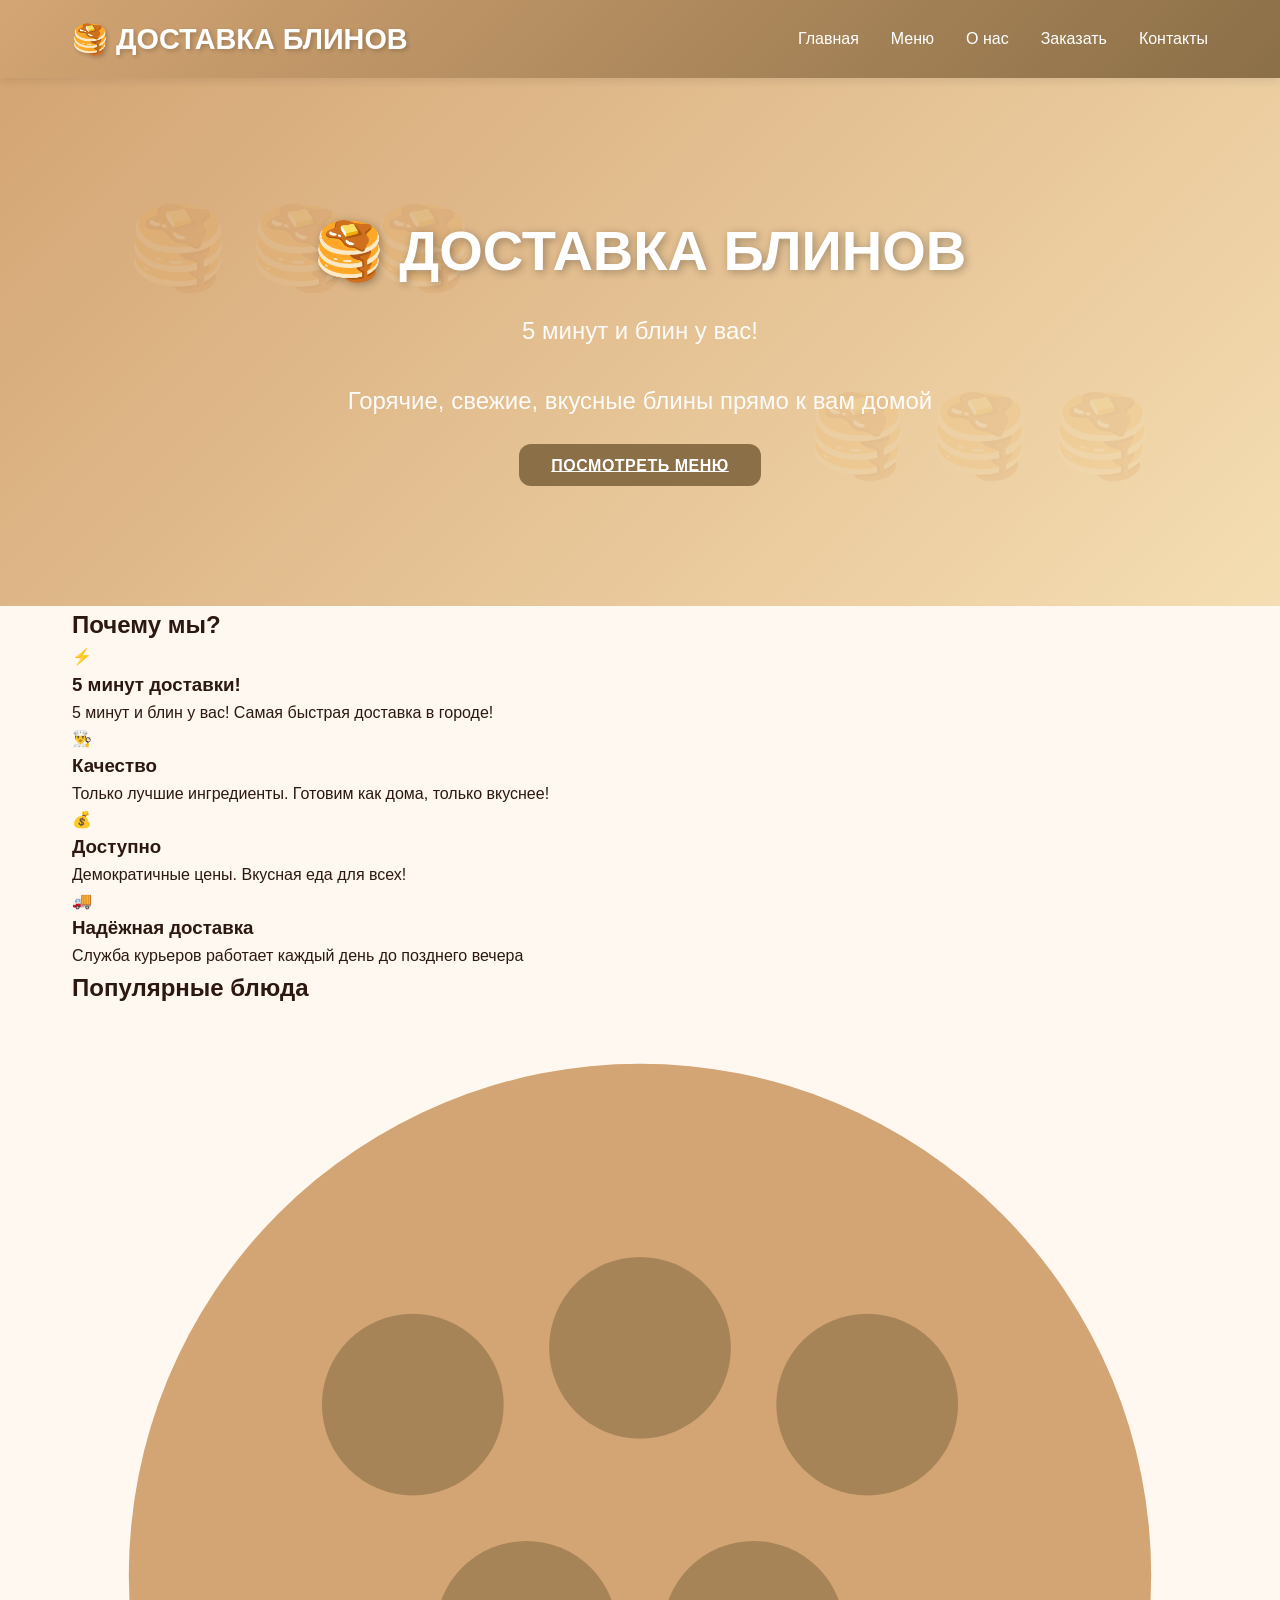
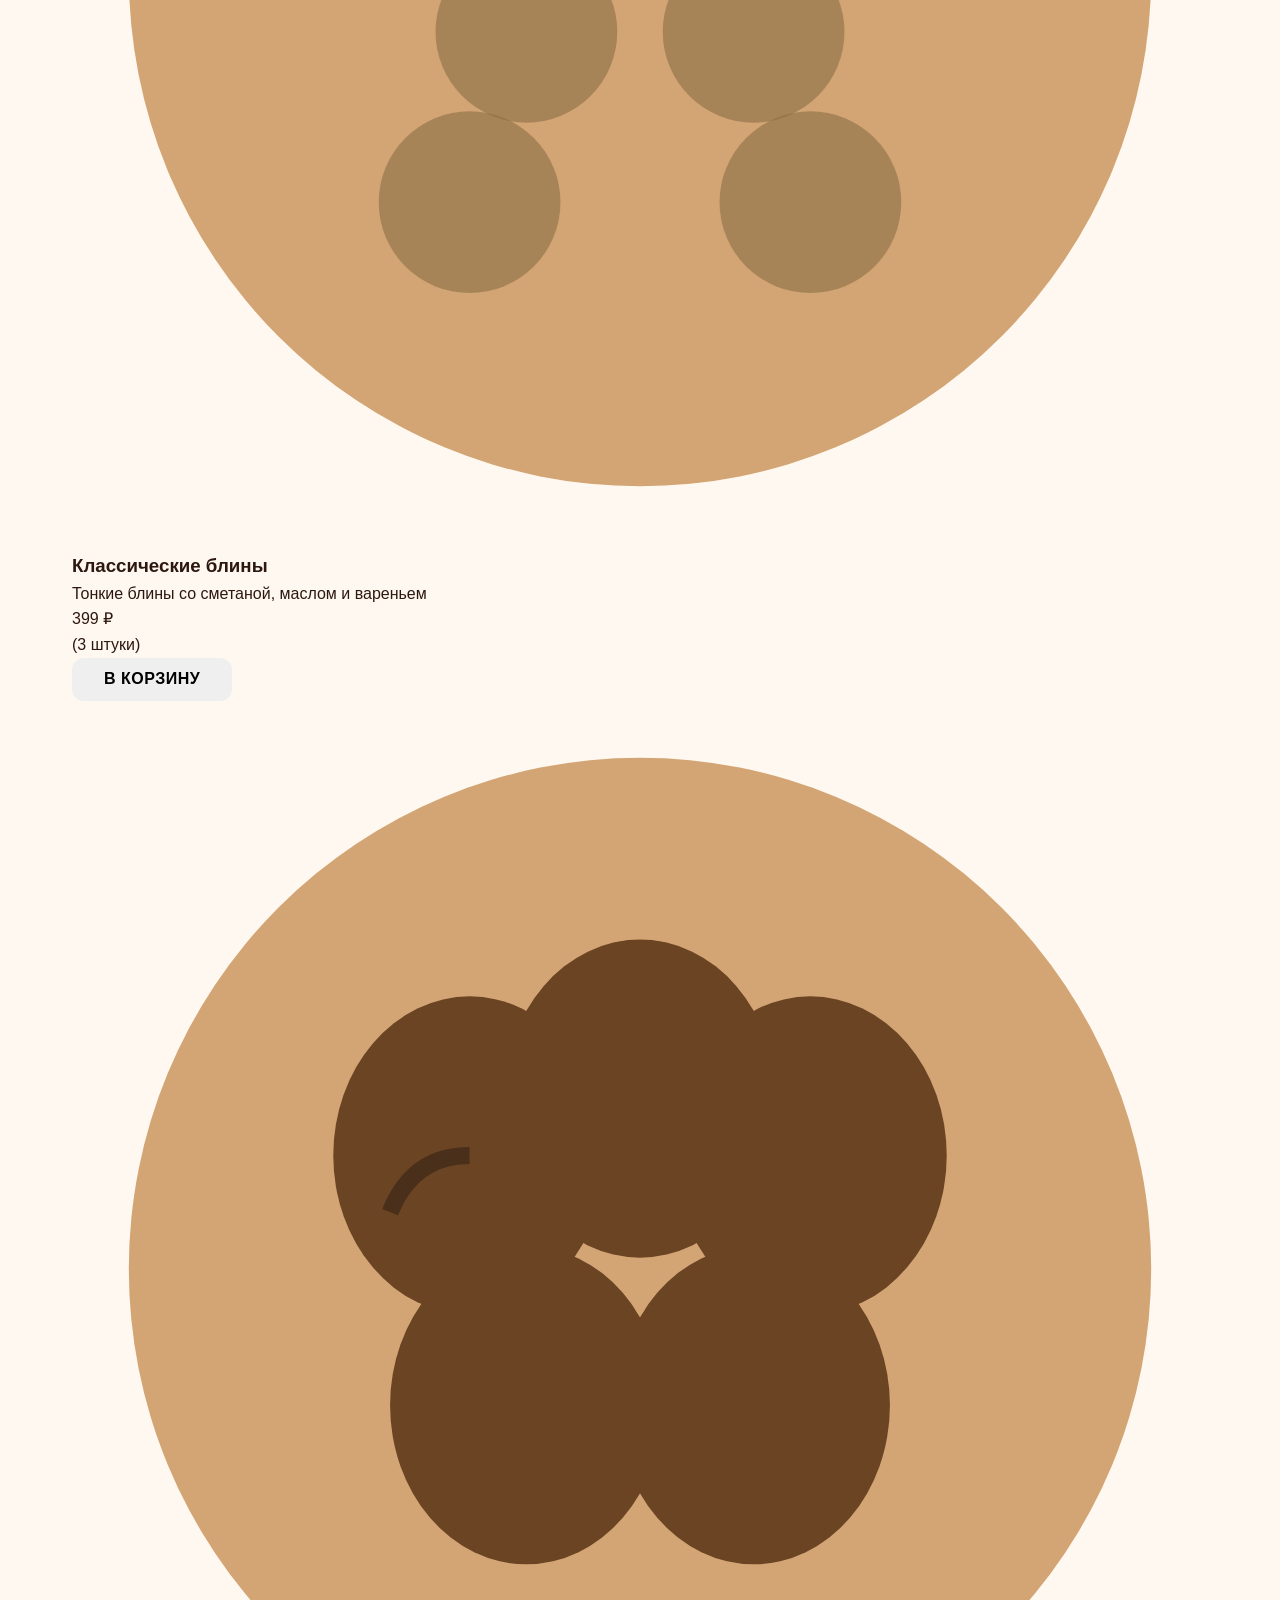
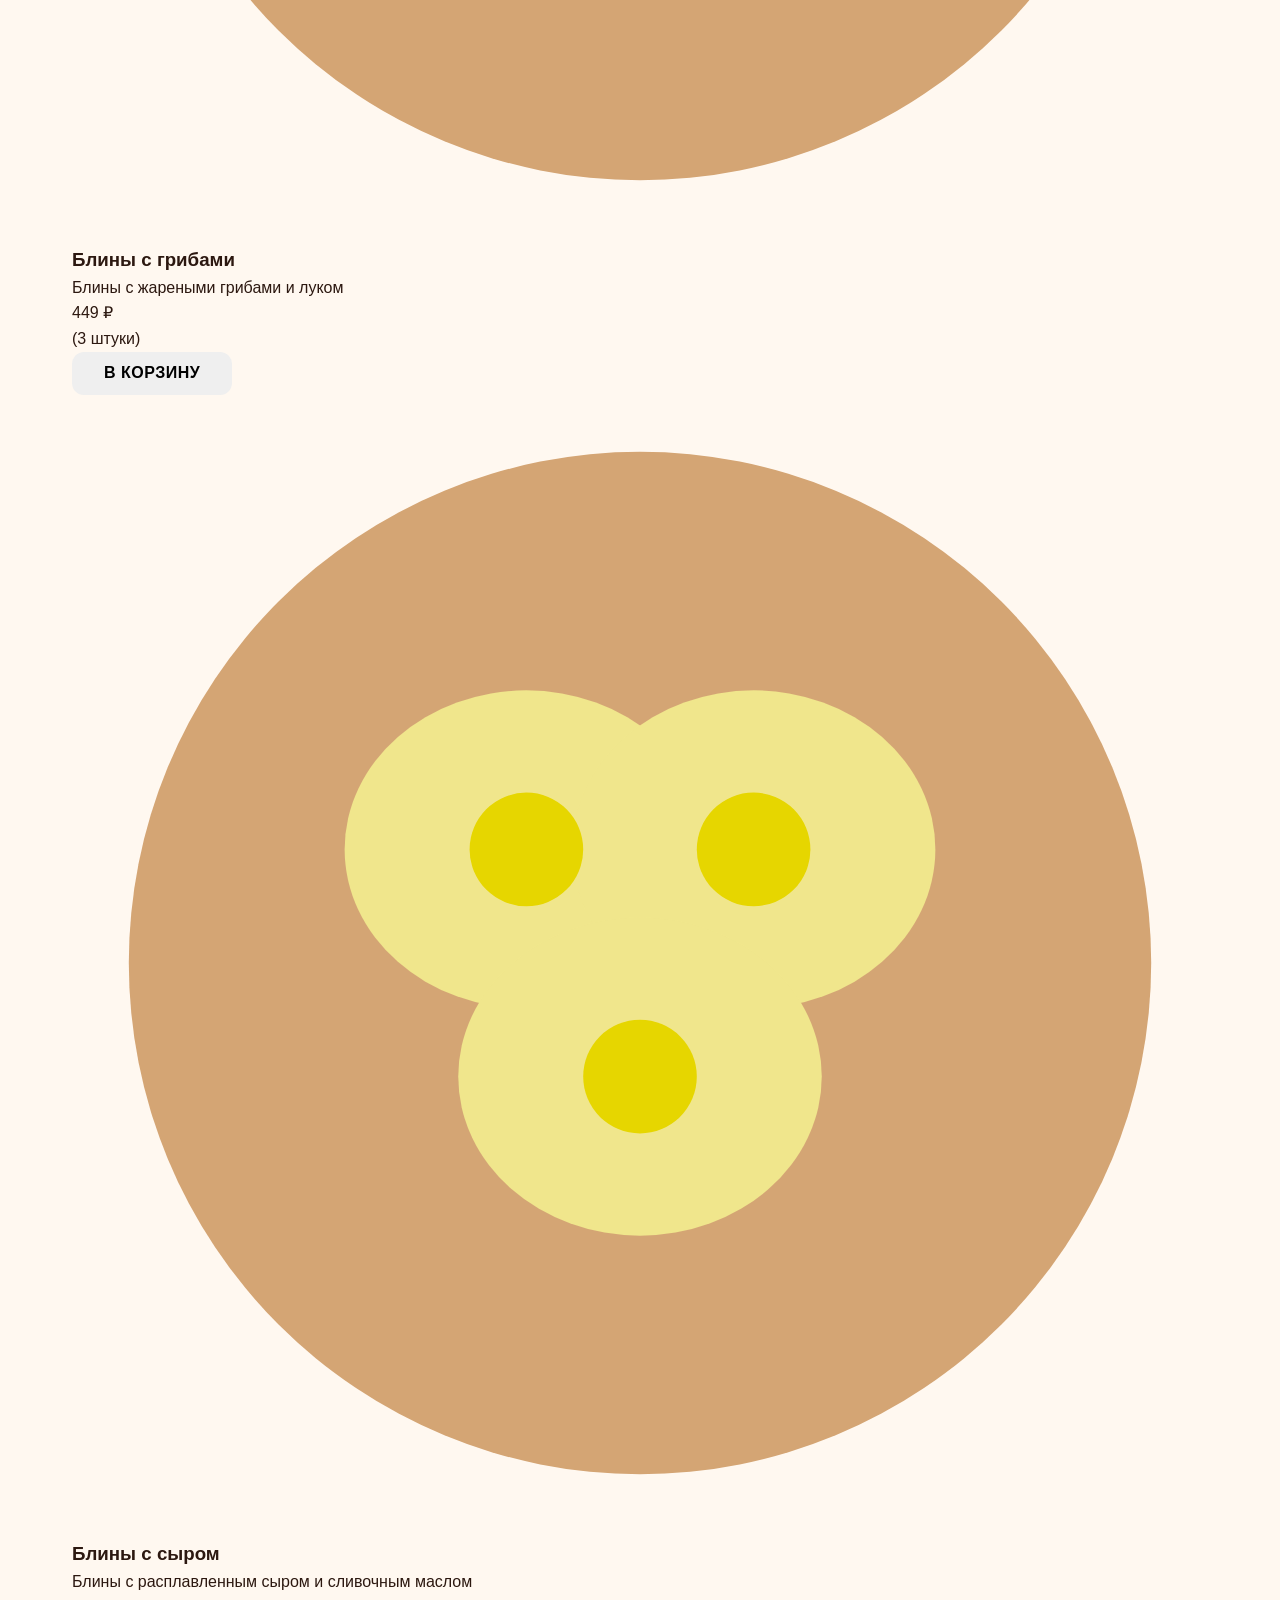
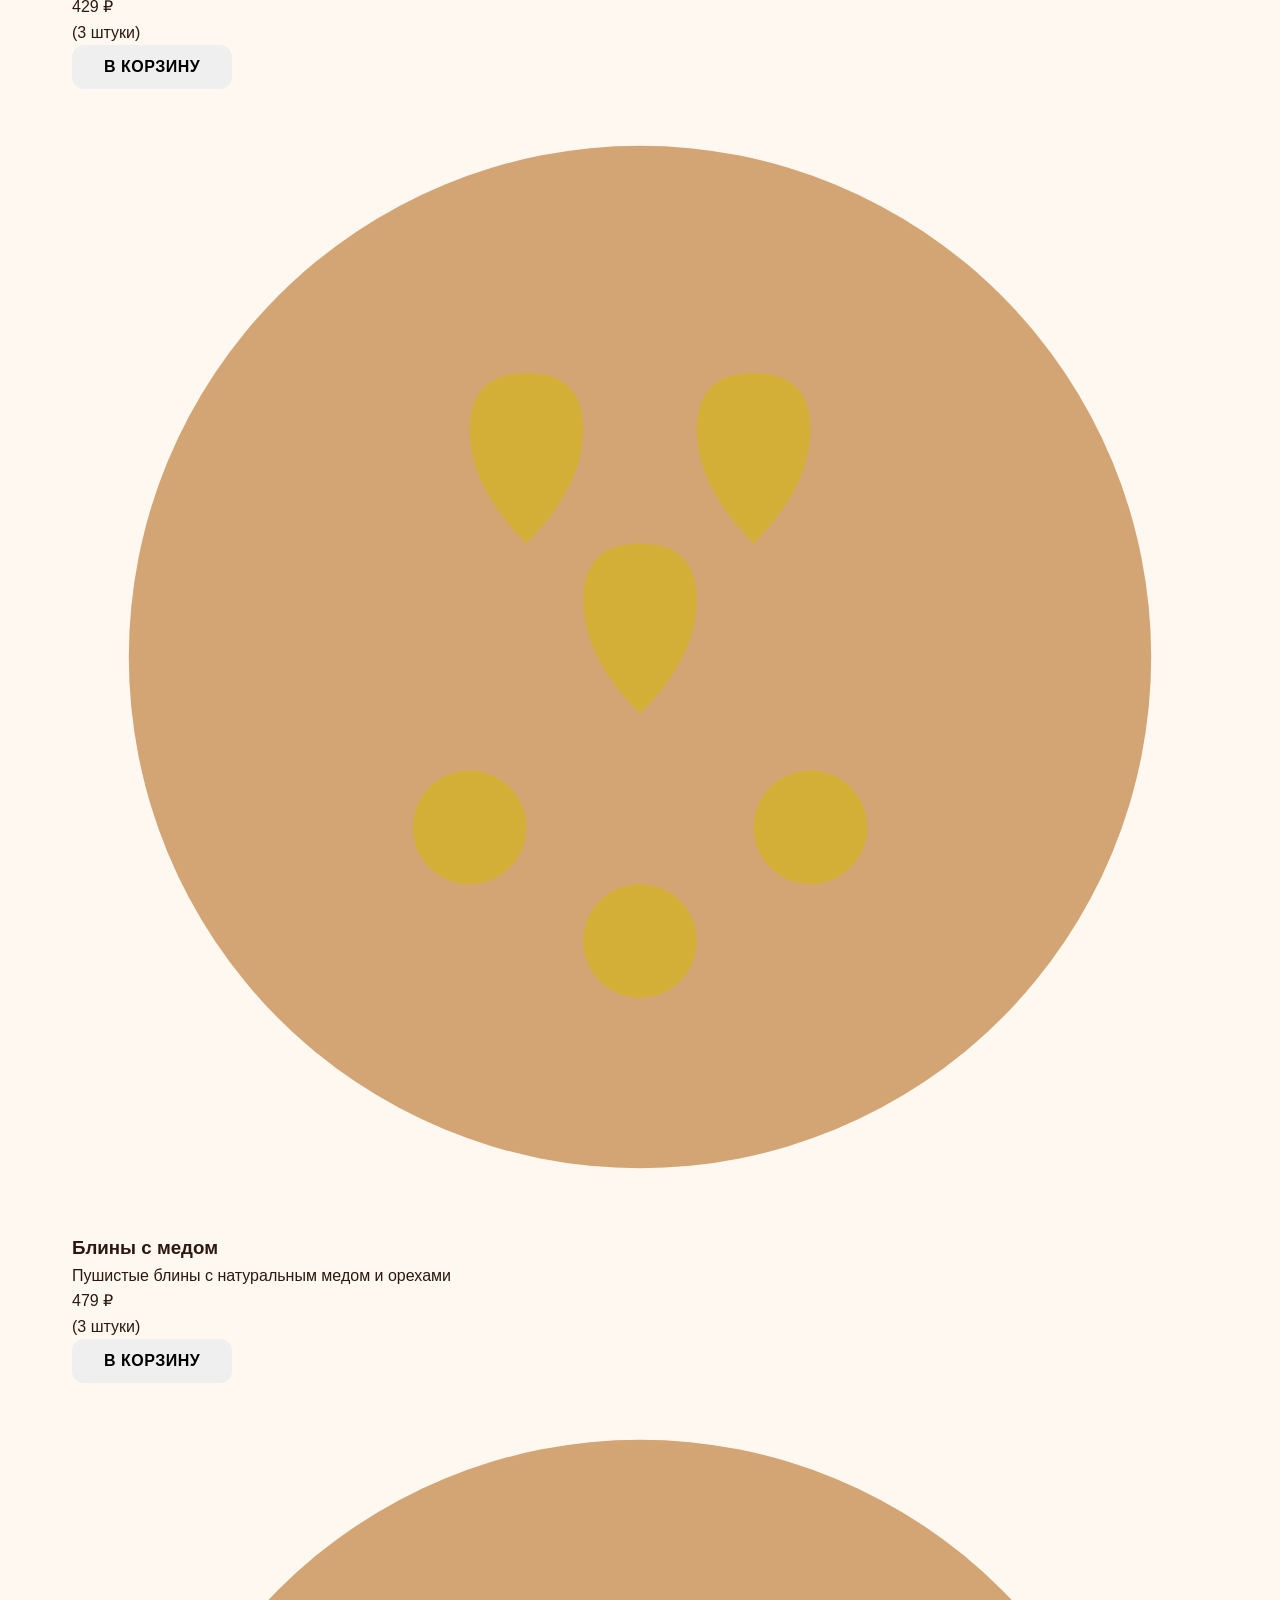
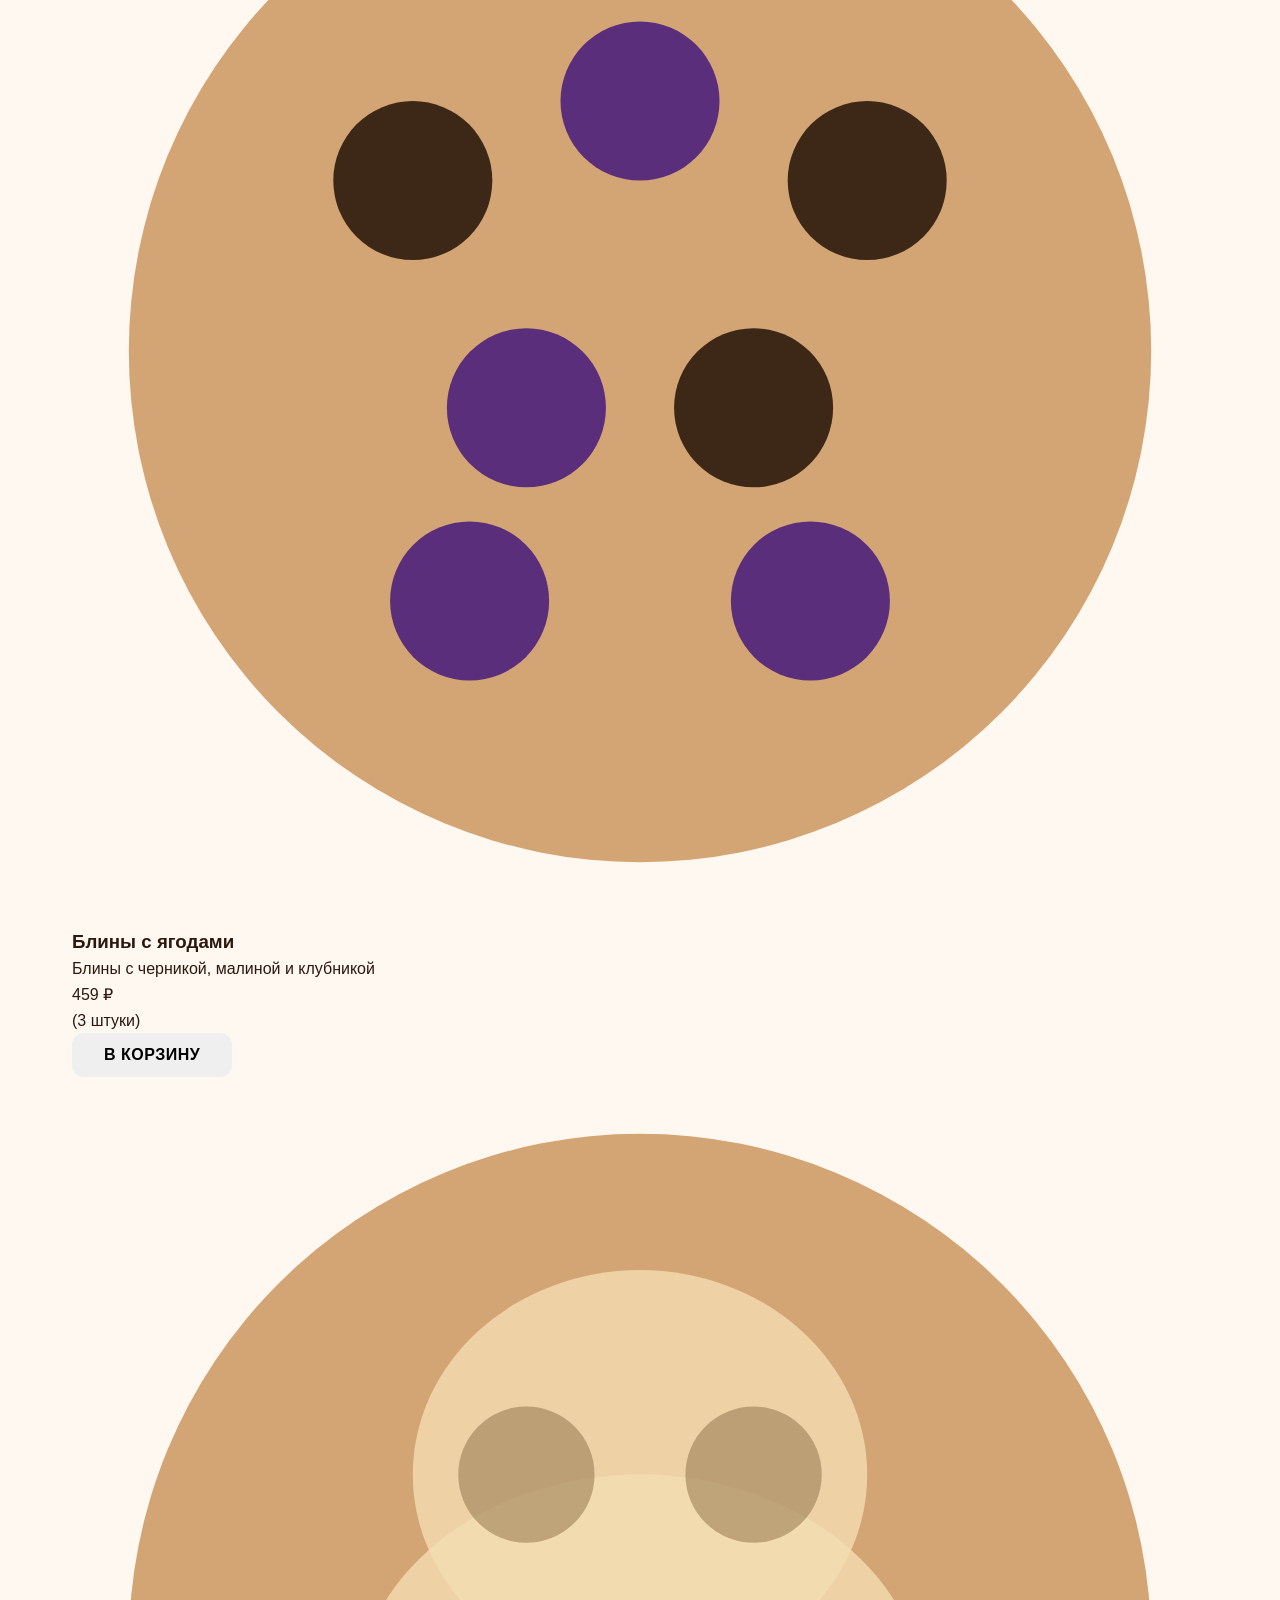
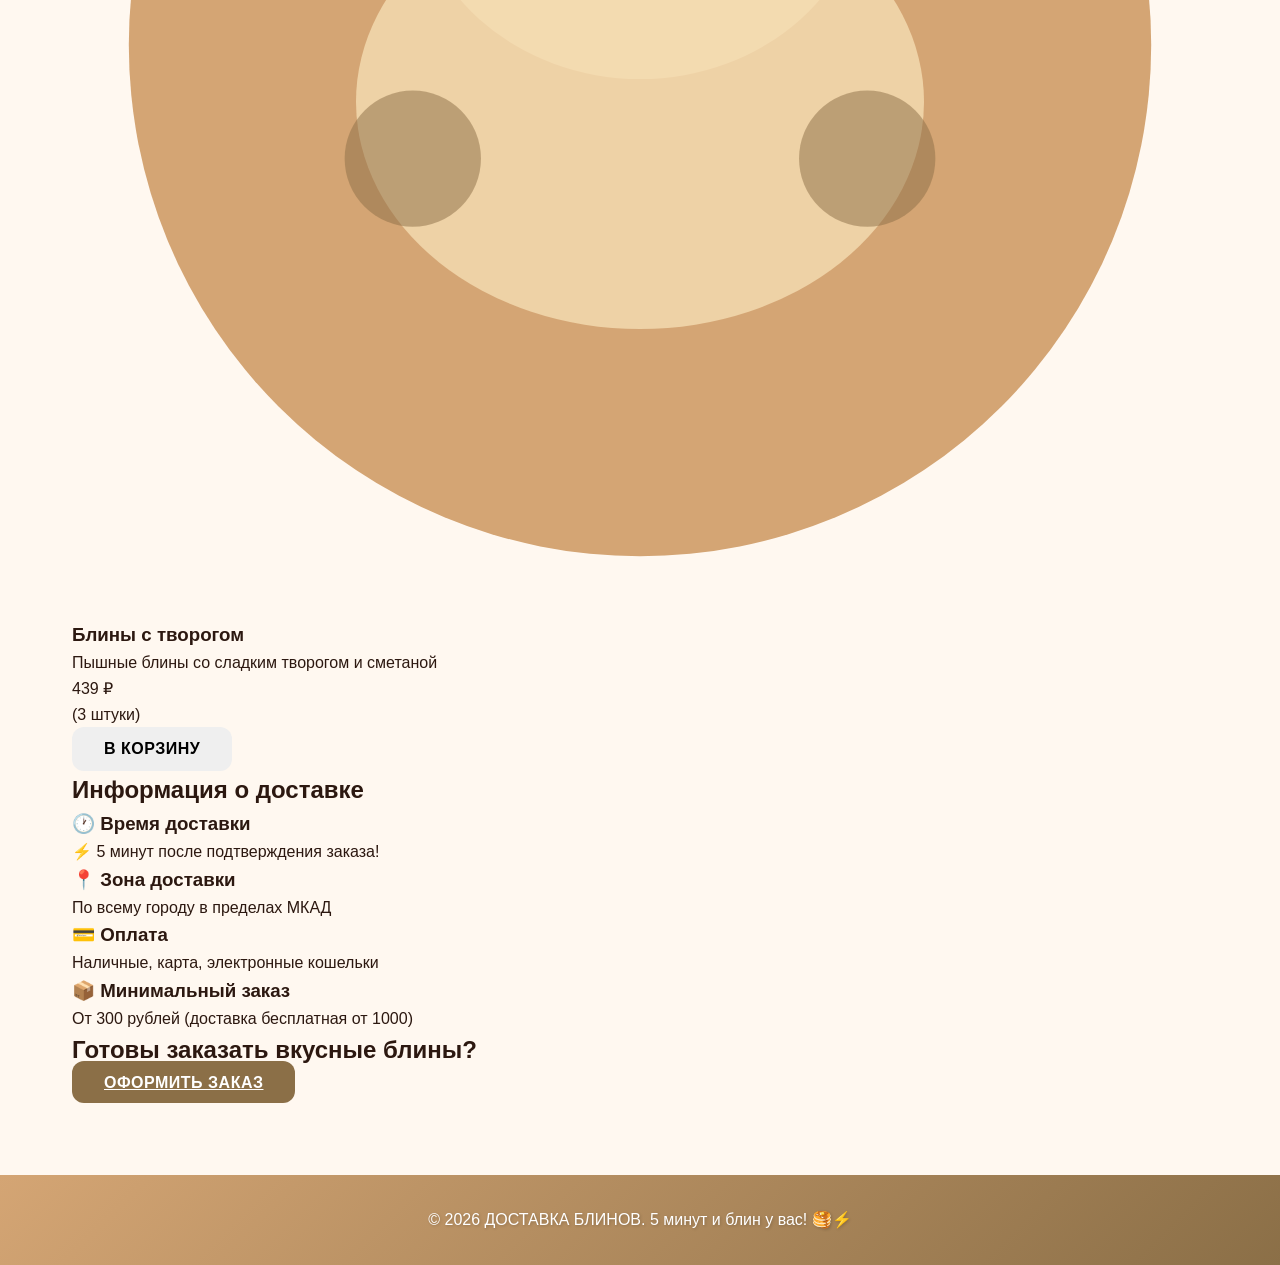
<file: index.html>
<!DOCTYPE html>
<html lang="ru">
<head>
    <meta charset="UTF-8">
    <meta name="viewport" content="width=device-width, initial-scale=1.0">
    <title>ДОСТАВКА БЛИНОВ - 5 минут и блин у вас!</title>
    <link rel="stylesheet" href="styles.css">
</head>
<body>
    <header>
        <nav class="navbar">
            <div class="nav-container">
                <div class="logo">🥞 ДОСТАВКА БЛИНОВ</div>
                <ul class="nav-menu">
                    <li><a href="index.html" class="nav-link active">Главная</a></li>
                    <li><a href="menu.html" class="nav-link">Меню</a></li>
                    <li><a href="about.html" class="nav-link">О нас</a></li>
                    <li><a href="order.html" class="nav-link">Заказать</a></li>
                    <li><a href="contact.html" class="nav-link">Контакты</a></li>
                </ul>
            </div>
        </nav>
    </header>

    <main>
        <!-- Hero Section -->
        <section class="hero">
            <div class="hero-content">
                <h1>🥞 ДОСТАВКА БЛИНОВ</h1>
                <p>5 минут и блин у вас!</p>
                <p class="hero-subtitle">Горячие, свежие, вкусные блины прямо к вам домой</p>
                <a href="menu.html" class="btn btn-primary btn-large">Посмотреть меню</a>
            </div>
        </section>

        <!-- Why Us Section -->
        <section class="why-section">
            <div class="container">
                <h2>Почему мы?</h2>
                <div class="why-grid">
                    <div class="why-item">
                        <div class="why-icon">⚡</div>
                        <h3>5 минут доставки!</h3>
                        <p>5 минут и блин у вас! Самая быстрая доставка в городе!</p>
                    </div>
                    <div class="why-item">
                        <div class="why-icon">👨‍🍳</div>
                        <h3>Качество</h3>
                        <p>Только лучшие ингредиенты. Готовим как дома, только вкуснее!</p>
                    </div>
                    <div class="why-item">
                        <div class="why-icon">💰</div>
                        <h3>Доступно</h3>
                        <p>Демократичные цены. Вкусная еда для всех!</p>
                    </div>
                    <div class="why-item">
                        <div class="why-icon">🚚</div>
                        <h3>Надёжная доставка</h3>
                        <p>Служба курьеров работает каждый день до позднего вечера</p>
                    </div>
                </div>
            </div>
        </section>

        <!-- Featured Products -->
        <section class="featured">
            <div class="container">
                <h2>Популярные блюда</h2>
                <div class="product-grid">
                    <div class="product-card">
                        <div class="product-image">
                            <svg viewBox="0 0 100 100" xmlns="http://www.w3.org/2000/svg">
                                <circle cx="50" cy="50" r="45" fill="#d4a574"/>
                                <circle cx="30" cy="35" r="8" fill="#8b6f47" opacity="0.6"/>
                                <circle cx="50" cy="30" r="8" fill="#8b6f47" opacity="0.6"/>
                                <circle cx="70" cy="35" r="8" fill="#8b6f47" opacity="0.6"/>
                                <circle cx="40" cy="55" r="8" fill="#8b6f47" opacity="0.6"/>
                                <circle cx="60" cy="55" r="8" fill="#8b6f47" opacity="0.6"/>
                                <circle cx="35" cy="70" r="8" fill="#8b6f47" opacity="0.6"/>
                                <circle cx="65" cy="70" r="8" fill="#8b6f47" opacity="0.6"/>
                            </svg>
                        </div>
                        <h3>Классические блины</h3>
                        <p class="description">Тонкие блины со сметаной, маслом и вареньем</p>
                        <p class="price">399 ₽</p>
                        <p class="weight">(3 штуки)</p>
                        <button class="btn btn-small">В корзину</button>
                    </div>

                    <div class="product-card">
                        <div class="product-image">
                            <svg viewBox="0 0 100 100" xmlns="http://www.w3.org/2000/svg">
                                <circle cx="50" cy="50" r="45" fill="#d4a574"/>
                                <ellipse cx="35" cy="40" rx="12" ry="14" fill="#6b4423"/>
                                <ellipse cx="50" cy="35" rx="12" ry="14" fill="#6b4423"/>
                                <ellipse cx="65" cy="40" rx="12" ry="14" fill="#6b4423"/>
                                <ellipse cx="40" cy="62" rx="12" ry="14" fill="#6b4423"/>
                                <ellipse cx="60" cy="62" rx="12" ry="14" fill="#6b4423"/>
                                <path d="M 35 40 Q 30 40 28 45" stroke="#4a2f1a" stroke-width="1.5" fill="none"/>
                            </svg>
                        </div>
                        <h3>Блины с грибами</h3>
                        <p class="description">Блины с жареными грибами и луком</p>
                        <p class="price">449 ₽</p>
                        <p class="weight">(3 штуки)</p>
                        <button class="btn btn-small">В корзину</button>
                    </div>

                    <div class="product-card">
                        <div class="product-image">
                            <svg viewBox="0 0 100 100" xmlns="http://www.w3.org/2000/svg">
                                <circle cx="50" cy="50" r="45" fill="#d4a574"/>
                                <ellipse cx="40" cy="40" rx="16" ry="14" fill="#f0e68c"/>
                                <ellipse cx="60" cy="40" rx="16" ry="14" fill="#f0e68c"/>
                                <ellipse cx="50" cy="60" rx="16" ry="14" fill="#f0e68c"/>
                                <circle cx="40" cy="40" r="5" fill="#e6d600"/>
                                <circle cx="60" cy="40" r="5" fill="#e6d600"/>
                                <circle cx="50" cy="60" r="5" fill="#e6d600"/>
                            </svg>
                        </div>
                        <h3>Блины с сыром</h3>
                        <p class="description">Блины с расплавленным сыром и сливочным маслом</p>
                        <p class="price">429 ₽</p>
                        <p class="weight">(3 штуки)</p>
                        <button class="btn btn-small">В корзину</button>
                    </div>

                    <div class="product-card">
                        <div class="product-image">
                            <svg viewBox="0 0 100 100" xmlns="http://www.w3.org/2000/svg">
                                <circle cx="50" cy="50" r="45" fill="#d4a574"/>
                                <path d="M 40 40 Q 35 35 35 30 Q 35 25 40 25 Q 45 25 45 30 Q 45 35 40 40" fill="#d4af37"/>
                                <path d="M 60 40 Q 55 35 55 30 Q 55 25 60 25 Q 65 25 65 30 Q 65 35 60 40" fill="#d4af37"/>
                                <path d="M 50 55 Q 45 50 45 45 Q 45 40 50 40 Q 55 40 55 45 Q 55 50 50 55" fill="#d4af37"/>
                                <circle cx="35" cy="65" r="5" fill="#d4af37"/>
                                <circle cx="65" cy="65" r="5" fill="#d4af37"/>
                                <circle cx="50" cy="75" r="5" fill="#d4af37"/>
                            </svg>
                        </div>
                        <h3>Блины с медом</h3>
                        <p class="description">Пушистые блины с натуральным медом и орехами</p>
                        <p class="price">479 ₽</p>
                        <p class="weight">(3 штуки)</p>
                        <button class="btn btn-small">В корзину</button>
                    </div>

                    <div class="product-card">
                        <div class="product-image">
                            <svg viewBox="0 0 100 100" xmlns="http://www.w3.org/2000/svg">
                                <circle cx="50" cy="50" r="45" fill="#d4a574"/>
                                <circle cx="30" cy="35" r="7" fill="#3d2817"/>
                                <circle cx="50" cy="28" r="7" fill="#5a2e7a"/>
                                <circle cx="70" cy="35" r="7" fill="#3d2817"/>
                                <circle cx="40" cy="55" r="7" fill="#5a2e7a"/>
                                <circle cx="60" cy="55" r="7" fill="#3d2817"/>
                                <circle cx="35" cy="72" r="7" fill="#5a2e7a"/>
                                <circle cx="65" cy="72" r="7" fill="#5a2e7a"/>
                            </svg>
                        </div>
                        <h3>Блины с ягодами</h3>
                        <p class="description">Блины с черникой, малиной и клубникой</p>
                        <p class="price">459 ₽</p>
                        <p class="weight">(3 штуки)</p>
                        <button class="btn btn-small">В корзину</button>
                    </div>

                    <div class="product-card">
                        <div class="product-image">
                            <svg viewBox="0 0 100 100" xmlns="http://www.w3.org/2000/svg">
                                <circle cx="50" cy="50" r="45" fill="#d4a574"/>
                                <ellipse cx="50" cy="35" rx="20" ry="18" fill="#f5deb3" opacity="0.8"/>
                                <ellipse cx="50" cy="55" rx="25" ry="20" fill="#f5deb3" opacity="0.8"/>
                                <circle cx="40" cy="35" r="6" fill="#8b6f47" opacity="0.5"/>
                                <circle cx="60" cy="35" r="6" fill="#8b6f47" opacity="0.5"/>
                                <circle cx="30" cy="60" r="6" fill="#8b6f47" opacity="0.5"/>
                                <circle cx="70" cy="60" r="6" fill="#8b6f47" opacity="0.5"/>
                            </svg>
                        </div>
                        <h3>Блины с творогом</h3>
                        <p class="description">Пышные блины со сладким творогом и сметаной</p>
                        <p class="price">439 ₽</p>
                        <p class="weight">(3 штуки)</p>
                        <button class="btn btn-small">В корзину</button>
                    </div>
                </div>
            </div>
        </section>

        <!-- Delivery Info -->
        <section class="delivery-info">
            <div class="container">
                <h2>Информация о доставке</h2>
                <div class="delivery-grid">
                    <div class="delivery-item">
                        <h3>🕐 Время доставки</h3>
                        <p>⚡ 5 минут после подтверждения заказа!</p>
                    </div>
                    <div class="delivery-item">
                        <h3>📍 Зона доставки</h3>
                        <p>По всему городу в пределах МКАД</p>
                    </div>
                    <div class="delivery-item">
                        <h3>💳 Оплата</h3>
                        <p>Наличные, карта, электронные кошельки</p>
                    </div>
                    <div class="delivery-item">
                        <h3>📦 Минимальный заказ</h3>
                        <p>От 300 рублей (доставка бесплатная от 1000)</p>
                    </div>
                </div>
            </div>
        </section>

        <!-- CTA Section -->
        <section class="cta-section">
            <div class="container">
                <h2>Готовы заказать вкусные блины?</h2>
                <a href="order.html" class="btn btn-primary btn-large">Оформить заказ</a>
            </div>
        </section>
    </main>

    <footer>
        <div class="container">
            <p>&copy; 2026 ДОСТАВКА БЛИНОВ. 5 минут и блин у вас! 🥞⚡</p>
        </div>
    </footer>
</body>
</html>
</file>
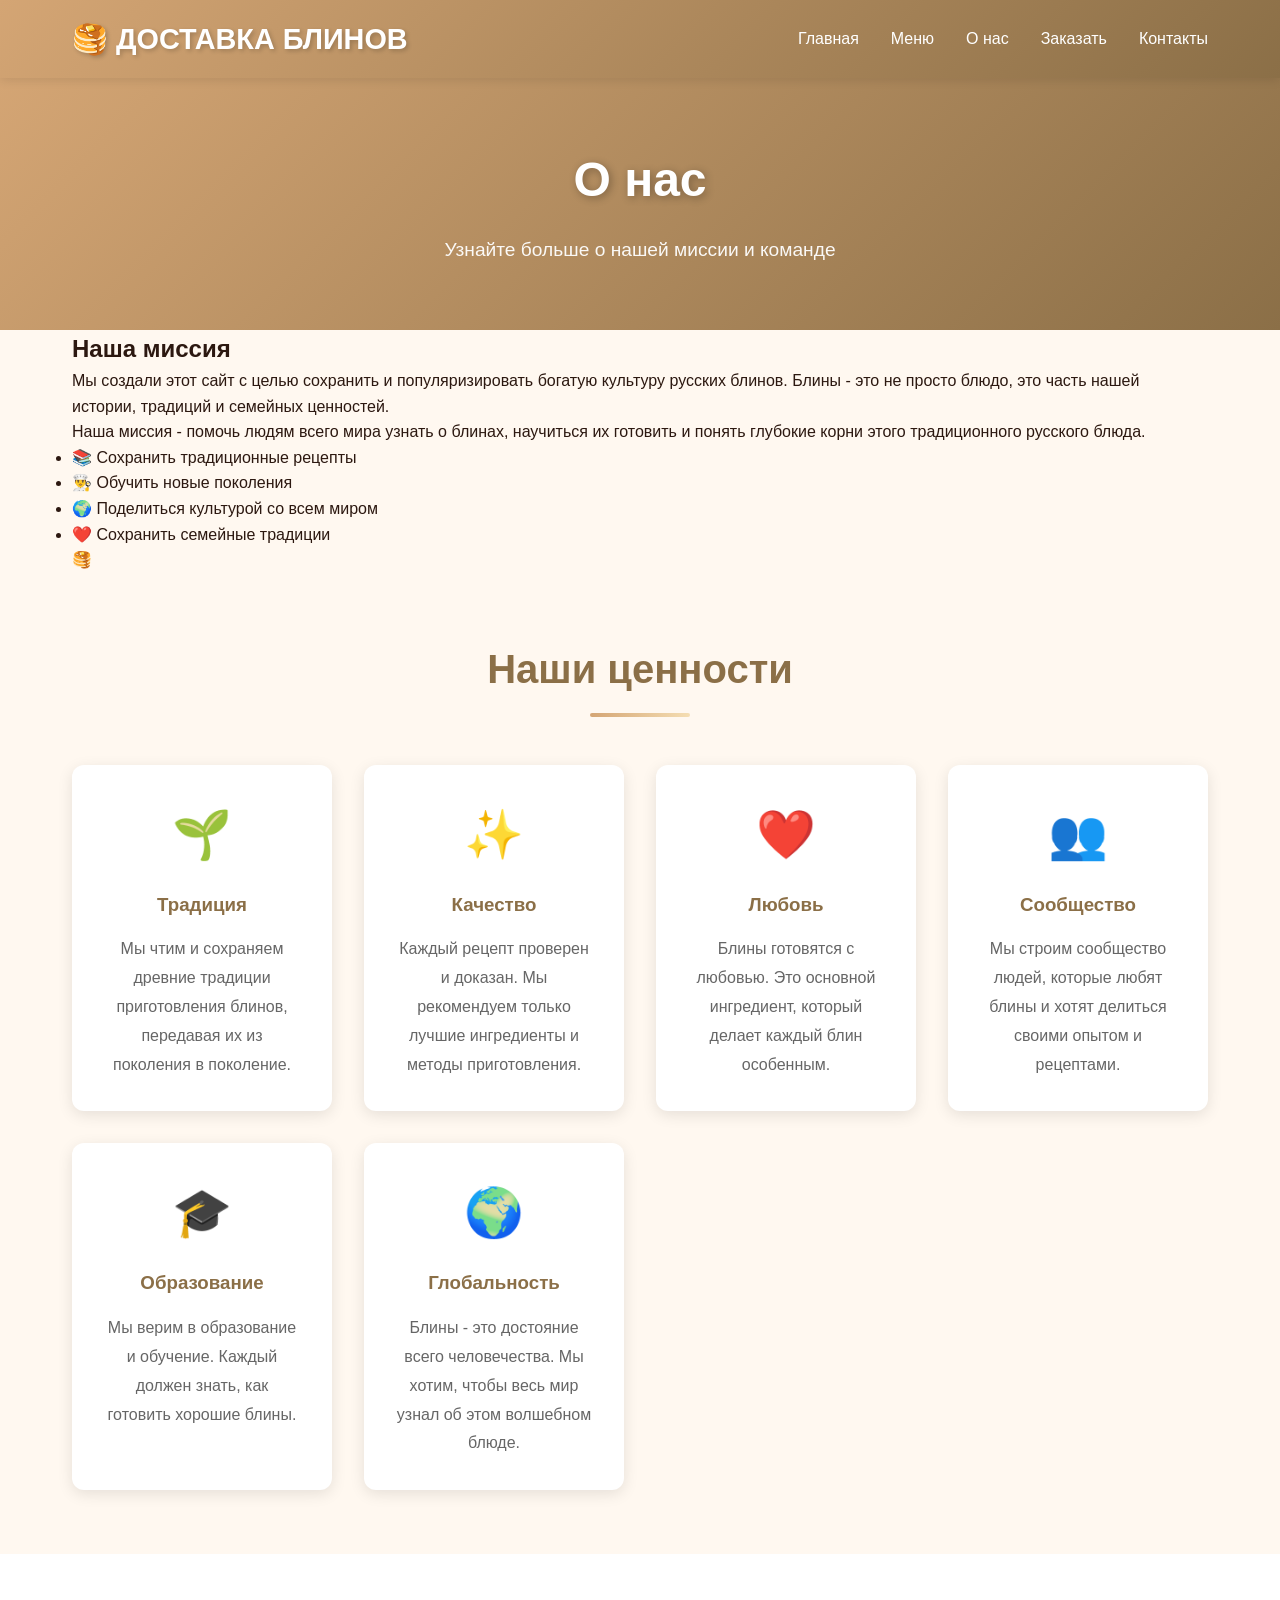
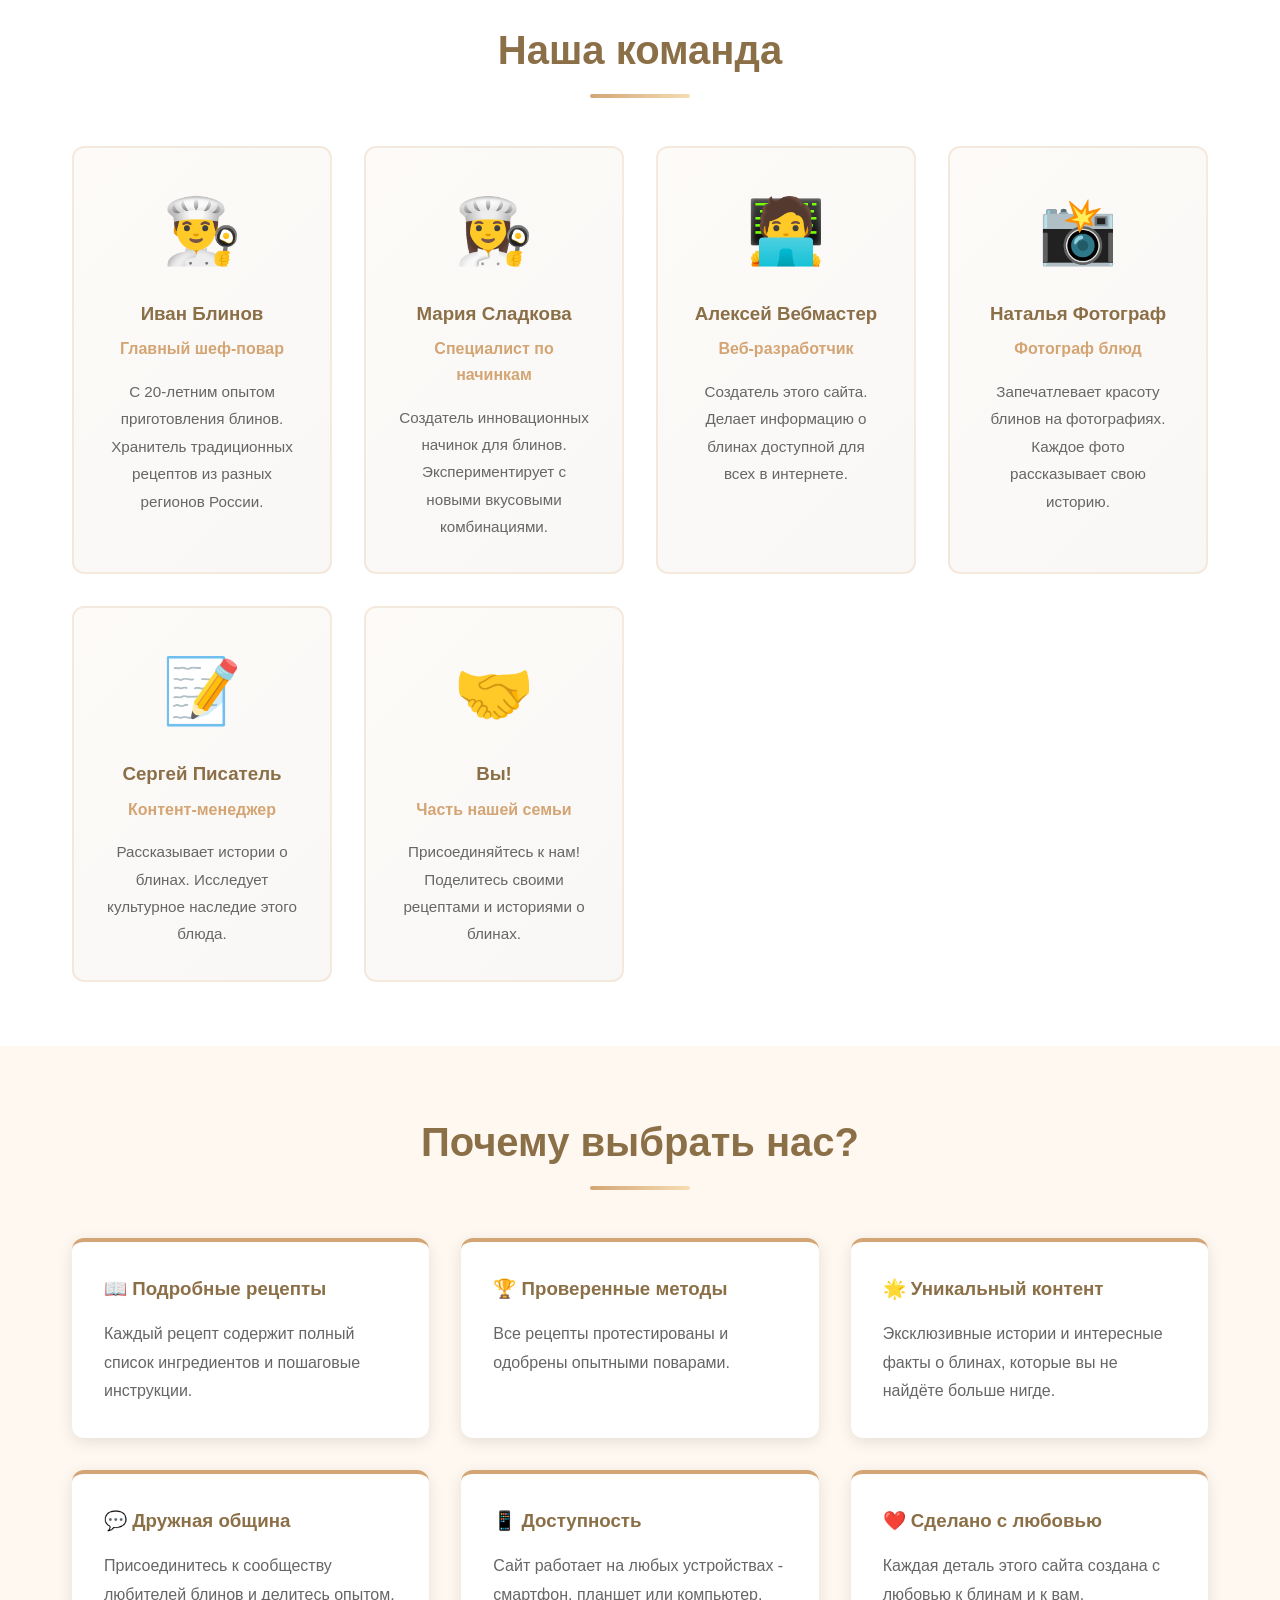
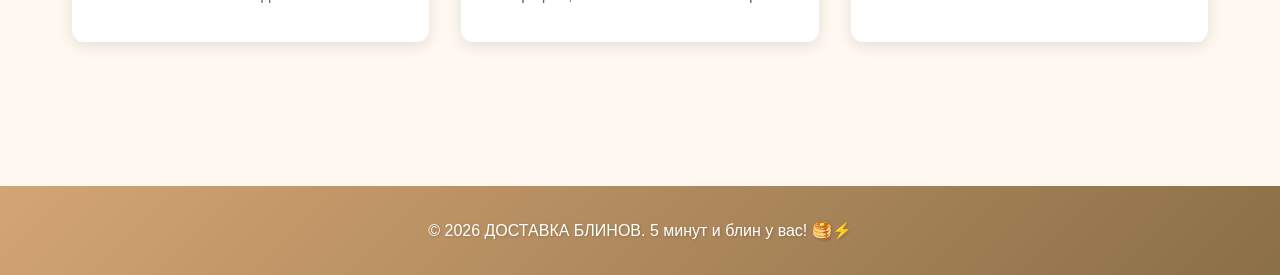
<file: about.html>
<!DOCTYPE html>
<html lang="ru">
<head>
    <meta charset="UTF-8">
    <meta name="viewport" content="width=device-width, initial-scale=1.0">
    <title>О нас - ДОСТАВКА БЛИНОВ</title>
    <link rel="stylesheet" href="styles.css">
</head>
<body>
    <header>
        <nav class="navbar">
            <div class="nav-container">
                <div class="logo">🥞 ДОСТАВКА БЛИНОВ</div>
                <ul class="nav-menu">
                    <li><a href="index.html" class="nav-link">Главная</a></li>
                    <li><a href="menu.html" class="nav-link">Меню</a></li>
                    <li><a href="about.html" class="nav-link active">О нас</a></li>
                    <li><a href="order.html" class="nav-link">Заказать</a></li>
                    <li><a href="contact.html" class="nav-link">Контакты</a></li>
                </ul>
            </div>
        </nav>
    </header>

    <main>
        <!-- Page Title -->
        <section class="page-header">
            <div class="container">
                <h1>О нас</h1>
                <p>Узнайте больше о нашей миссии и команде</p>
            </div>
        </section>

        <!-- Mission Section -->
        <section class="about-mission">
            <div class="container">
                <div class="mission-content">
                    <div class="mission-text">
                        <h2>Наша миссия</h2>
                        <p>Мы создали этот сайт с целью сохранить и популяризировать богатую культуру русских блинов. Блины - это не просто блюдо, это часть нашей истории, традиций и семейных ценностей.</p>
                        <p>Наша миссия - помочь людям всего мира узнать о блинах, научиться их готовить и понять глубокие корни этого традиционного русского блюда.</p>
                        <ul class="mission-list">
                            <li>📚 Сохранить традиционные рецепты</li>
                            <li>👨‍🍳 Обучить новые поколения</li>
                            <li>🌍 Поделиться культурой со всем миром</li>
                            <li>❤️ Сохранить семейные традиции</li>
                        </ul>
                    </div>
                    <div class="mission-emoji">🥞</div>
                </div>
            </div>
        </section>

        <!-- Values Section -->
        <section class="values">
            <div class="container">
                <h2>Наши ценности</h2>
                <div class="values-grid">
                    <div class="value-card">
                        <div class="value-icon">🌱</div>
                        <h3>Традиция</h3>
                        <p>Мы чтим и сохраняем древние традиции приготовления блинов, передавая их из поколения в поколение.</p>
                    </div>

                    <div class="value-card">
                        <div class="value-icon">✨</div>
                        <h3>Качество</h3>
                        <p>Каждый рецепт проверен и доказан. Мы рекомендуем только лучшие ингредиенты и методы приготовления.</p>
                    </div>

                    <div class="value-card">
                        <div class="value-icon">❤️</div>
                        <h3>Любовь</h3>
                        <p>Блины готовятся с любовью. Это основной ингредиент, который делает каждый блин особенным.</p>
                    </div>

                    <div class="value-card">
                        <div class="value-icon">👥</div>
                        <h3>Сообщество</h3>
                        <p>Мы строим сообщество людей, которые любят блины и хотят делиться своими опытом и рецептами.</p>
                    </div>

                    <div class="value-card">
                        <div class="value-icon">🎓</div>
                        <h3>Образование</h3>
                        <p>Мы верим в образование и обучение. Каждый должен знать, как готовить хорошие блины.</p>
                    </div>

                    <div class="value-card">
                        <div class="value-icon">🌍</div>
                        <h3>Глобальность</h3>
                        <p>Блины - это достояние всего человечества. Мы хотим, чтобы весь мир узнал об этом волшебном блюде.</p>
                    </div>
                </div>
            </div>
        </section>

        <!-- Team Section -->
        <section class="team">
            <div class="container">
                <h2>Наша команда</h2>
                <div class="team-grid">
                    <div class="team-member">
                        <div class="member-avatar">👨‍🍳</div>
                        <h3>Иван Блинов</h3>
                        <p class="member-role">Главный шеф-повар</p>
                        <p class="member-bio">С 20-летним опытом приготовления блинов. Хранитель традиционных рецептов из разных регионов России.</p>
                    </div>

                    <div class="team-member">
                        <div class="member-avatar">👩‍🍳</div>
                        <h3>Мария Сладкова</h3>
                        <p class="member-role">Специалист по начинкам</p>
                        <p class="member-bio">Создатель инновационных начинок для блинов. Экспериментирует с новыми вкусовыми комбинациями.</p>
                    </div>

                    <div class="team-member">
                        <div class="member-avatar">🧑‍💻</div>
                        <h3>Алексей Вебмастер</h3>
                        <p class="member-role">Веб-разработчик</p>
                        <p class="member-bio">Создатель этого сайта. Делает информацию о блинах доступной для всех в интернете.</p>
                    </div>

                    <div class="team-member">
                        <div class="member-avatar">📸</div>
                        <h3>Наталья Фотограф</h3>
                        <p class="member-role">Фотограф блюд</p>
                        <p class="member-bio">Запечатлевает красоту блинов на фотографиях. Каждое фото рассказывает свою историю.</p>
                    </div>

                    <div class="team-member">
                        <div class="member-avatar">📝</div>
                        <h3>Сергей Писатель</h3>
                        <p class="member-role">Контент-менеджер</p>
                        <p class="member-bio">Рассказывает истории о блинах. Исследует культурное наследие этого блюда.</p>
                    </div>

                    <div class="team-member">
                        <div class="member-avatar">🤝</div>
                        <h3>Вы!</h3>
                        <p class="member-role">Часть нашей семьи</p>
                        <p class="member-bio">Присоединяйтесь к нам! Поделитесь своими рецептами и историями о блинах.</p>
                    </div>
                </div>
            </div>
        </section>

        <!-- Why Choose Us -->
        <section class="why-us">
            <div class="container">
                <h2>Почему выбрать нас?</h2>
                <div class="why-us-grid">
                    <div class="why-card">
                        <h3>📖 Подробные рецепты</h3>
                        <p>Каждый рецепт содержит полный список ингредиентов и пошаговые инструкции.</p>
                    </div>

                    <div class="why-card">
                        <h3>🏆 Проверенные методы</h3>
                        <p>Все рецепты протестированы и одобрены опытными поварами.</p>
                    </div>

                    <div class="why-card">
                        <h3>🌟 Уникальный контент</h3>
                        <p>Эксклюзивные истории и интересные факты о блинах, которые вы не найдёте больше нигде.</p>
                    </div>

                    <div class="why-card">
                        <h3>💬 Дружная община</h3>
                        <p>Присоединитесь к сообществу любителей блинов и делитесь опытом.</p>
                    </div>

                    <div class="why-card">
                        <h3>📱 Доступность</h3>
                        <p>Сайт работает на любых устройствах - смартфон, планшет или компьютер.</p>
                    </div>

                    <div class="why-card">
                        <h3>❤️ Сделано с любовью</h3>
                        <p>Каждая деталь этого сайта создана с любовью к блинам и к вам.</p>
                    </div>
                </div>
            </div>
        </section>
    </main>

    <footer>
        <div class="container">
            <p>&copy; 2026 ДОСТАВКА БЛИНОВ. 5 минут и блин у вас! 🥞⚡</p>
        </div>
    </footer>
</body>
</html>
</file>
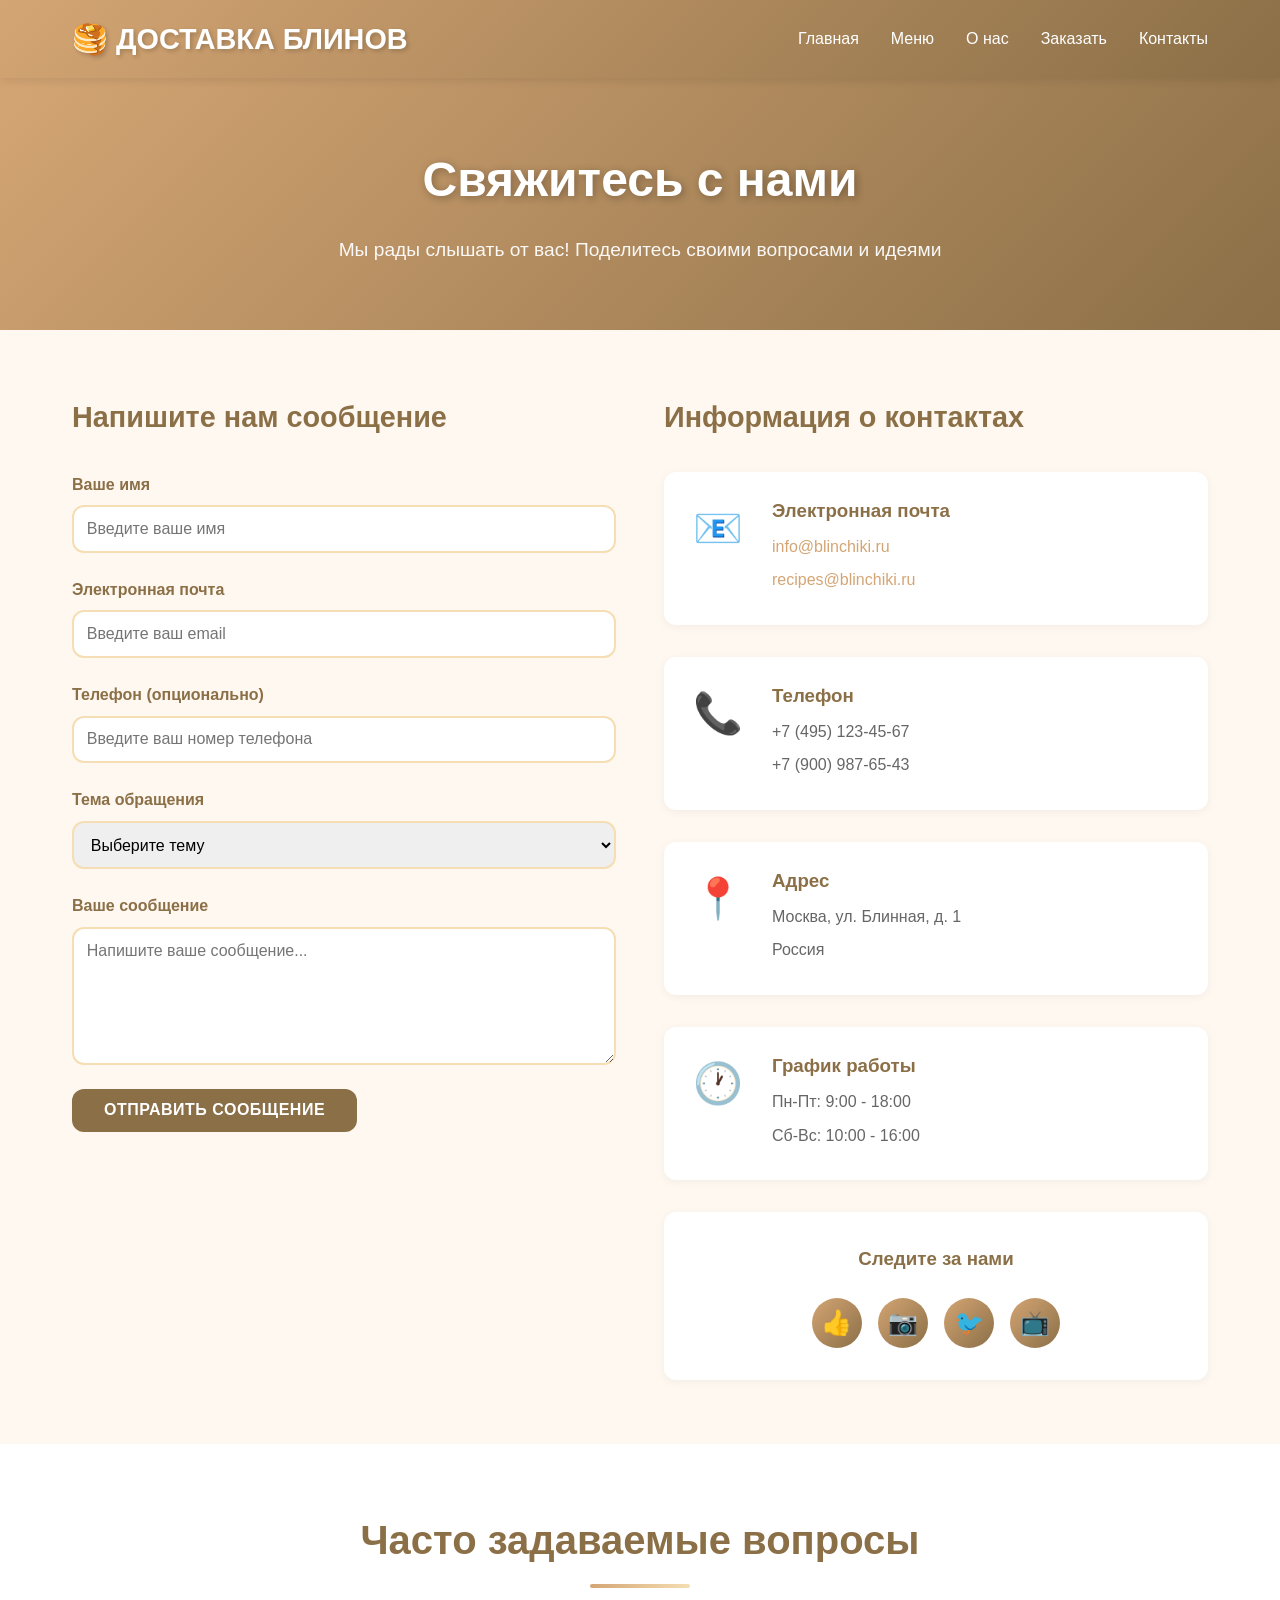
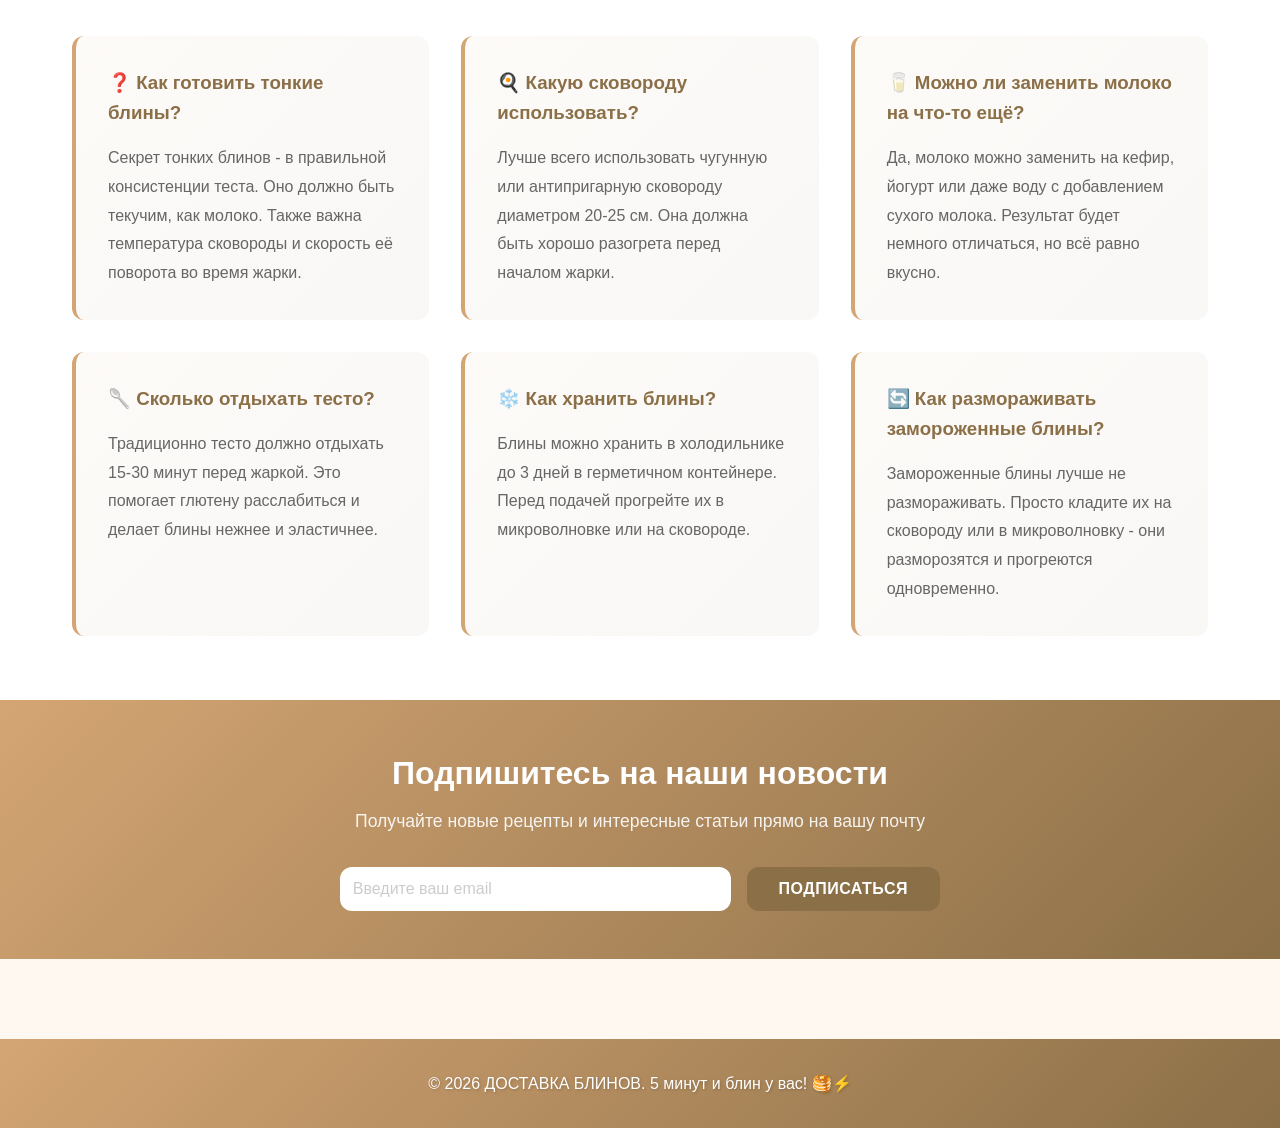
<file: contact.html>
<!DOCTYPE html>
<html lang="ru">
<head>
    <meta charset="UTF-8">
    <meta name="viewport" content="width=device-width, initial-scale=1.0">
    <title>Контакты - ДОСТАВКА БЛИНОВ</title>
    <link rel="stylesheet" href="styles.css">
</head>
<body>
    <header>
        <nav class="navbar">
            <div class="nav-container">
                <div class="logo">🥞 ДОСТАВКА БЛИНОВ</div>
                <ul class="nav-menu">
                    <li><a href="index.html" class="nav-link">Главная</a></li>
                    <li><a href="menu.html" class="nav-link">Меню</a></li>
                    <li><a href="about.html" class="nav-link">О нас</a></li>
                    <li><a href="order.html" class="nav-link">Заказать</a></li>
                    <li><a href="contact.html" class="nav-link active">Контакты</a></li>
                </ul>
            </div>
        </nav>
    </header>

    <main>
        <!-- Page Title -->
        <section class="page-header">
            <div class="container">
                <h1>Свяжитесь с нами</h1>
                <p>Мы рады слышать от вас! Поделитесь своими вопросами и идеями</p>
            </div>
        </section>

        <!-- Contact Content -->
        <section class="contact-main">
            <div class="container">
                <div class="contact-wrapper">
                    <!-- Contact Form -->
                    <div class="contact-form-section">
                        <h2>Напишите нам сообщение</h2>
                        <form class="contact-form">
                            <div class="form-group">
                                <label for="name">Ваше имя</label>
                                <input type="text" id="name" name="name" placeholder="Введите ваше имя" required>
                            </div>

                            <div class="form-group">
                                <label for="email">Электронная почта</label>
                                <input type="email" id="email" name="email" placeholder="Введите ваш email" required>
                            </div>

                            <div class="form-group">
                                <label for="phone">Телефон (опционально)</label>
                                <input type="tel" id="phone" name="phone" placeholder="Введите ваш номер телефона">
                            </div>

                            <div class="form-group">
                                <label for="topic">Тема обращения</label>
                                <select id="topic" name="topic" required>
                                    <option value="">Выберите тему</option>
                                    <option value="question">Вопрос о рецепте</option>
                                    <option value="suggestion">Предложение нового рецепта</option>
                                    <option value="feedback">Отзыв о сайте</option>
                                    <option value="collaboration">Сотрудничество</option>
                                    <option value="other">Другое</option>
                                </select>
                            </div>

                            <div class="form-group">
                                <label for="message">Ваше сообщение</label>
                                <textarea id="message" name="message" placeholder="Напишите ваше сообщение..." rows="6" required></textarea>
                            </div>

                            <button type="submit" class="btn btn-primary">Отправить сообщение</button>
                        </form>
                    </div>

                    <!-- Contact Info -->
                    <div class="contact-info-section">
                        <h2>Информация о контактах</h2>

                        <div class="contact-info-item">
                            <div class="info-icon">📧</div>
                            <div class="info-content">
                                <h3>Электронная почта</h3>
                                <p><a href="mailto:info@blinchiki.ru">info@blinchiki.ru</a></p>
                                <p><a href="mailto:recipes@blinchiki.ru">recipes@blinchiki.ru</a></p>
                            </div>
                        </div>

                        <div class="contact-info-item">
                            <div class="info-icon">📞</div>
                            <div class="info-content">
                                <h3>Телефон</h3>
                                <p>+7 (495) 123-45-67</p>
                                <p>+7 (900) 987-65-43</p>
                            </div>
                        </div>

                        <div class="contact-info-item">
                            <div class="info-icon">📍</div>
                            <div class="info-content">
                                <h3>Адрес</h3>
                                <p>Москва, ул. Блинная, д. 1</p>
                                <p>Россия</p>
                            </div>
                        </div>

                        <div class="contact-info-item">
                            <div class="info-icon">🕐</div>
                            <div class="info-content">
                                <h3>График работы</h3>
                                <p>Пн-Пт: 9:00 - 18:00</p>
                                <p>Сб-Вс: 10:00 - 16:00</p>
                            </div>
                        </div>

                        <div class="social-links">
                            <h3>Следите за нами</h3>
                            <div class="social-icons">
                                <a href="#" class="social-icon">👍</a>
                                <a href="#" class="social-icon">📷</a>
                                <a href="#" class="social-icon">🐦</a>
                                <a href="#" class="social-icon">📺</a>
                            </div>
                        </div>
                    </div>
                </div>
            </div>
        </section>

        <!-- FAQ Section -->
        <section class="faq">
            <div class="container">
                <h2>Часто задаваемые вопросы</h2>
                <div class="faq-grid">
                    <div class="faq-item">
                        <h3>❓ Как готовить тонкие блины?</h3>
                        <p>Секрет тонких блинов - в правильной консистенции теста. Оно должно быть текучим, как молоко. Также важна температура сковороды и скорость её поворота во время жарки.</p>
                    </div>

                    <div class="faq-item">
                        <h3>🍳 Какую сковороду использовать?</h3>
                        <p>Лучше всего использовать чугунную или антипригарную сковороду диаметром 20-25 см. Она должна быть хорошо разогрета перед началом жарки.</p>
                    </div>

                    <div class="faq-item">
                        <h3>🥛 Можно ли заменить молоко на что-то ещё?</h3>
                        <p>Да, молоко можно заменить на кефир, йогурт или даже воду с добавлением сухого молока. Результат будет немного отличаться, но всё равно вкусно.</p>
                    </div>

                    <div class="faq-item">
                        <h3>🥄 Сколько отдыхать тесто?</h3>
                        <p>Традиционно тесто должно отдыхать 15-30 минут перед жаркой. Это помогает глютену расслабиться и делает блины нежнее и эластичнее.</p>
                    </div>

                    <div class="faq-item">
                        <h3>❄️ Как хранить блины?</h3>
                        <p>Блины можно хранить в холодильнике до 3 дней в герметичном контейнере. Перед подачей прогрейте их в микроволновке или на сковороде.</p>
                    </div>

                    <div class="faq-item">
                        <h3>🔄 Как размораживать замороженные блины?</h3>
                        <p>Замороженные блины лучше не размораживать. Просто кладите их на сковороду или в микроволновку - они разморозятся и прогреются одновременно.</p>
                    </div>
                </div>
            </div>
        </section>

        <!-- Newsletter Section -->
        <section class="newsletter">
            <div class="container">
                <div class="newsletter-content">
                    <h2>Подпишитесь на наши новости</h2>
                    <p>Получайте новые рецепты и интересные статьи прямо на вашу почту</p>
                    <form class="newsletter-form">
                        <input type="email" placeholder="Введите ваш email" required>
                        <button type="submit" class="btn btn-primary">Подписаться</button>
                    </form>
                </div>
            </div>
        </section>
    </main>

    <footer>
        <div class="container">
            <p>&copy; 2026 ДОСТАВКА БЛИНОВ. 5 минут и блин у вас! 🥞⚡</p>
        </div>
    </footer>
</body>
</html>
</file>
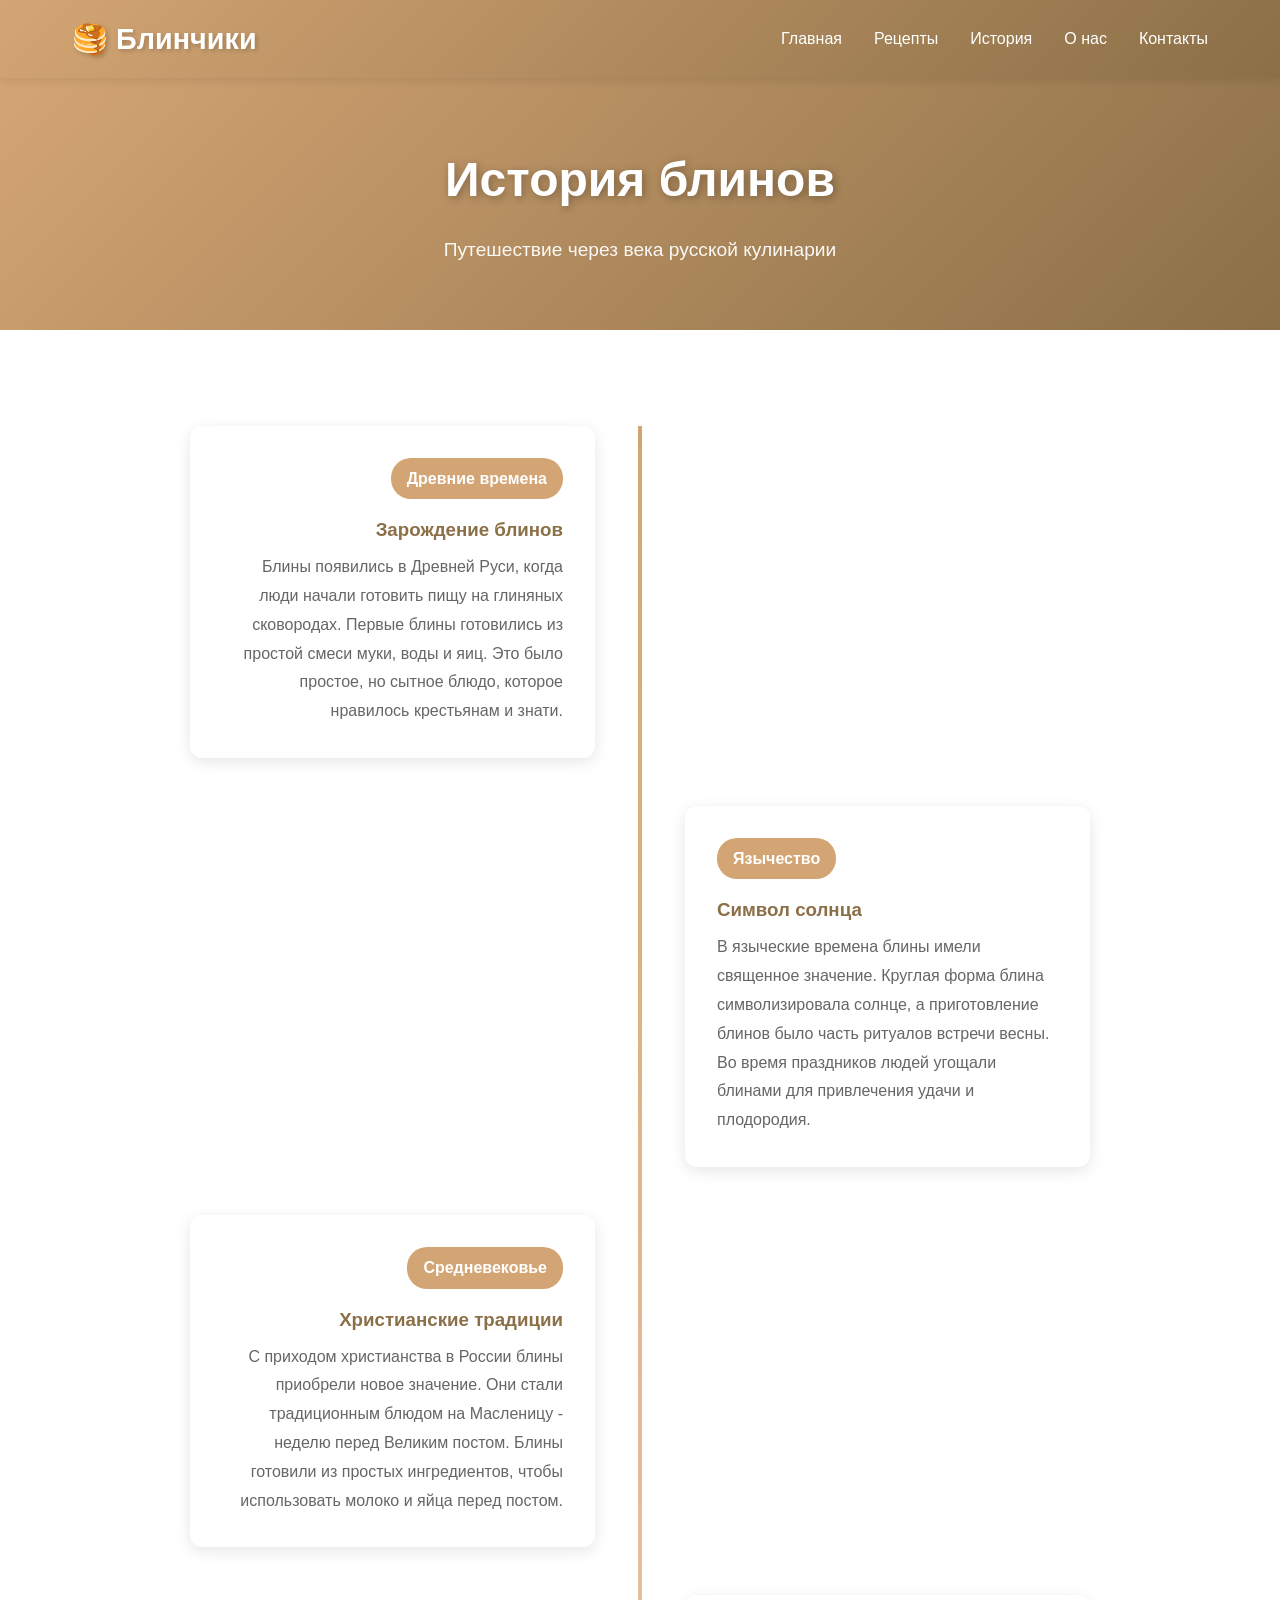
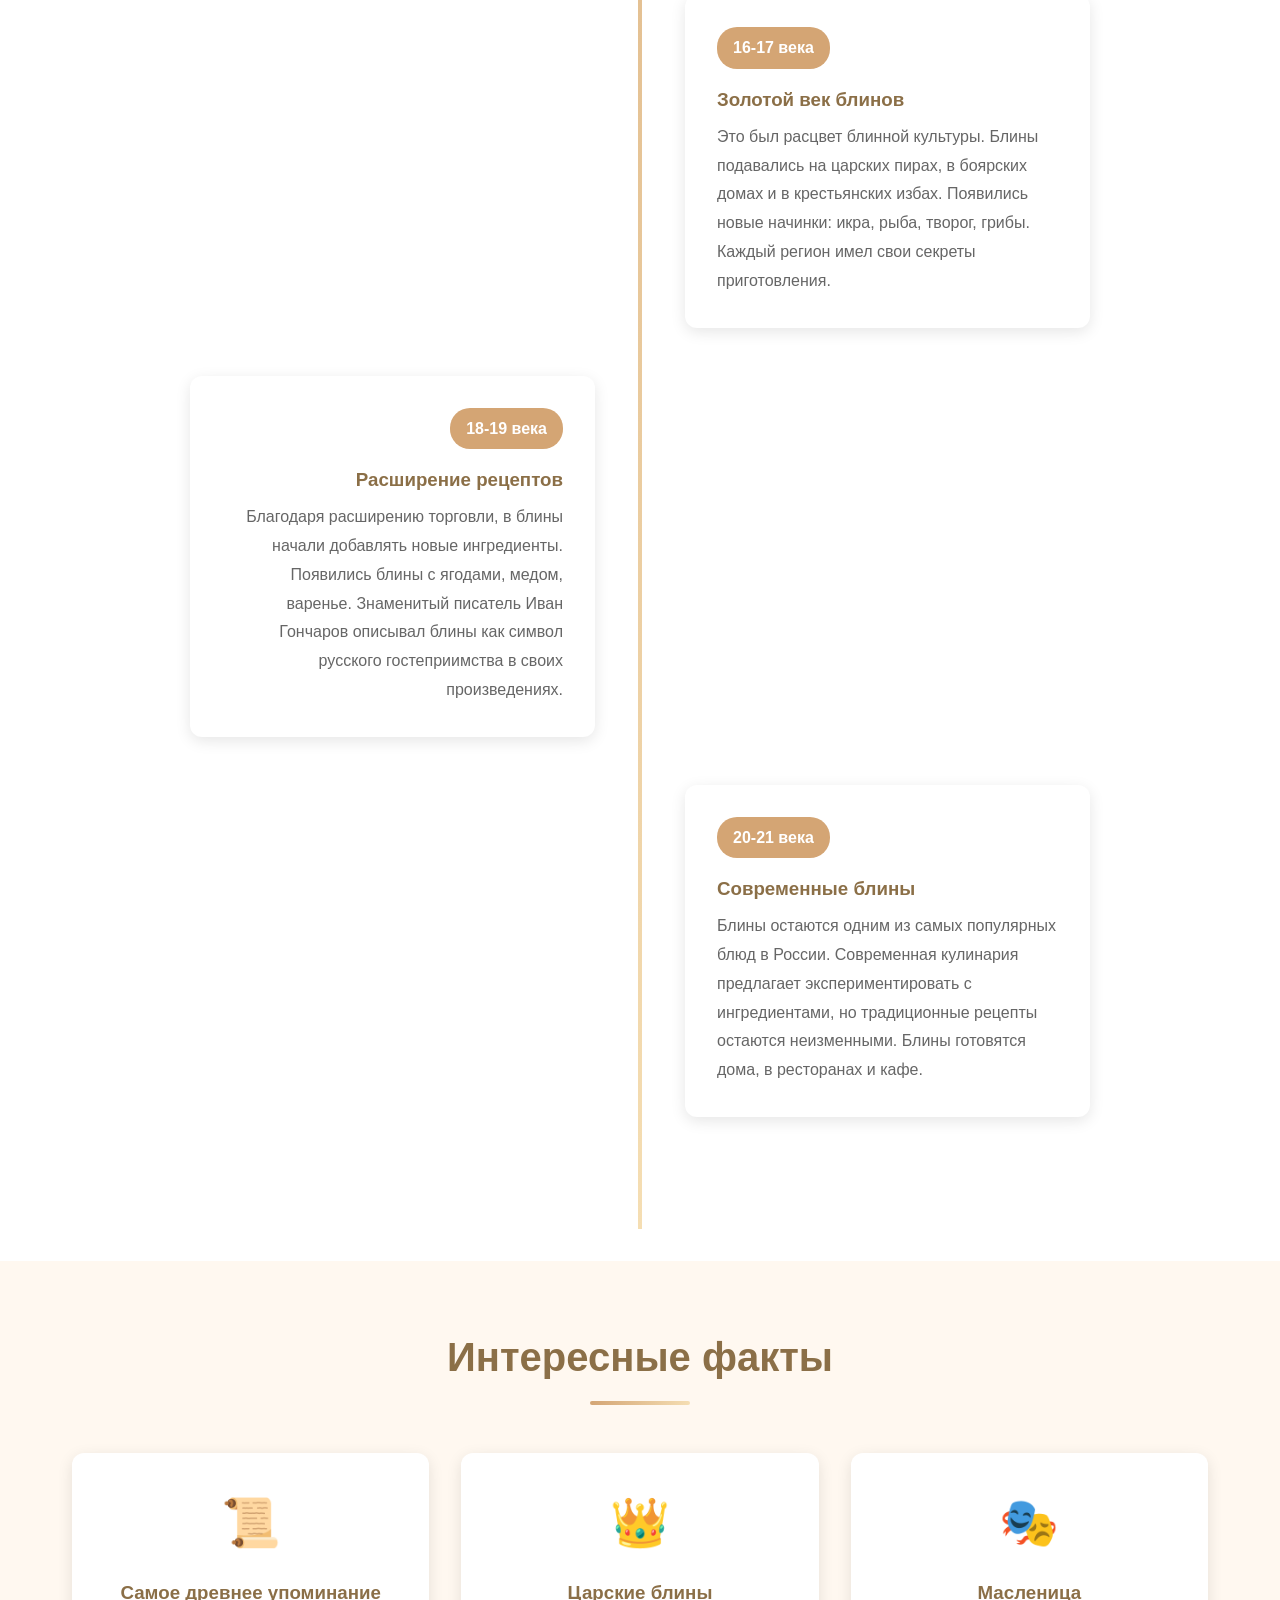
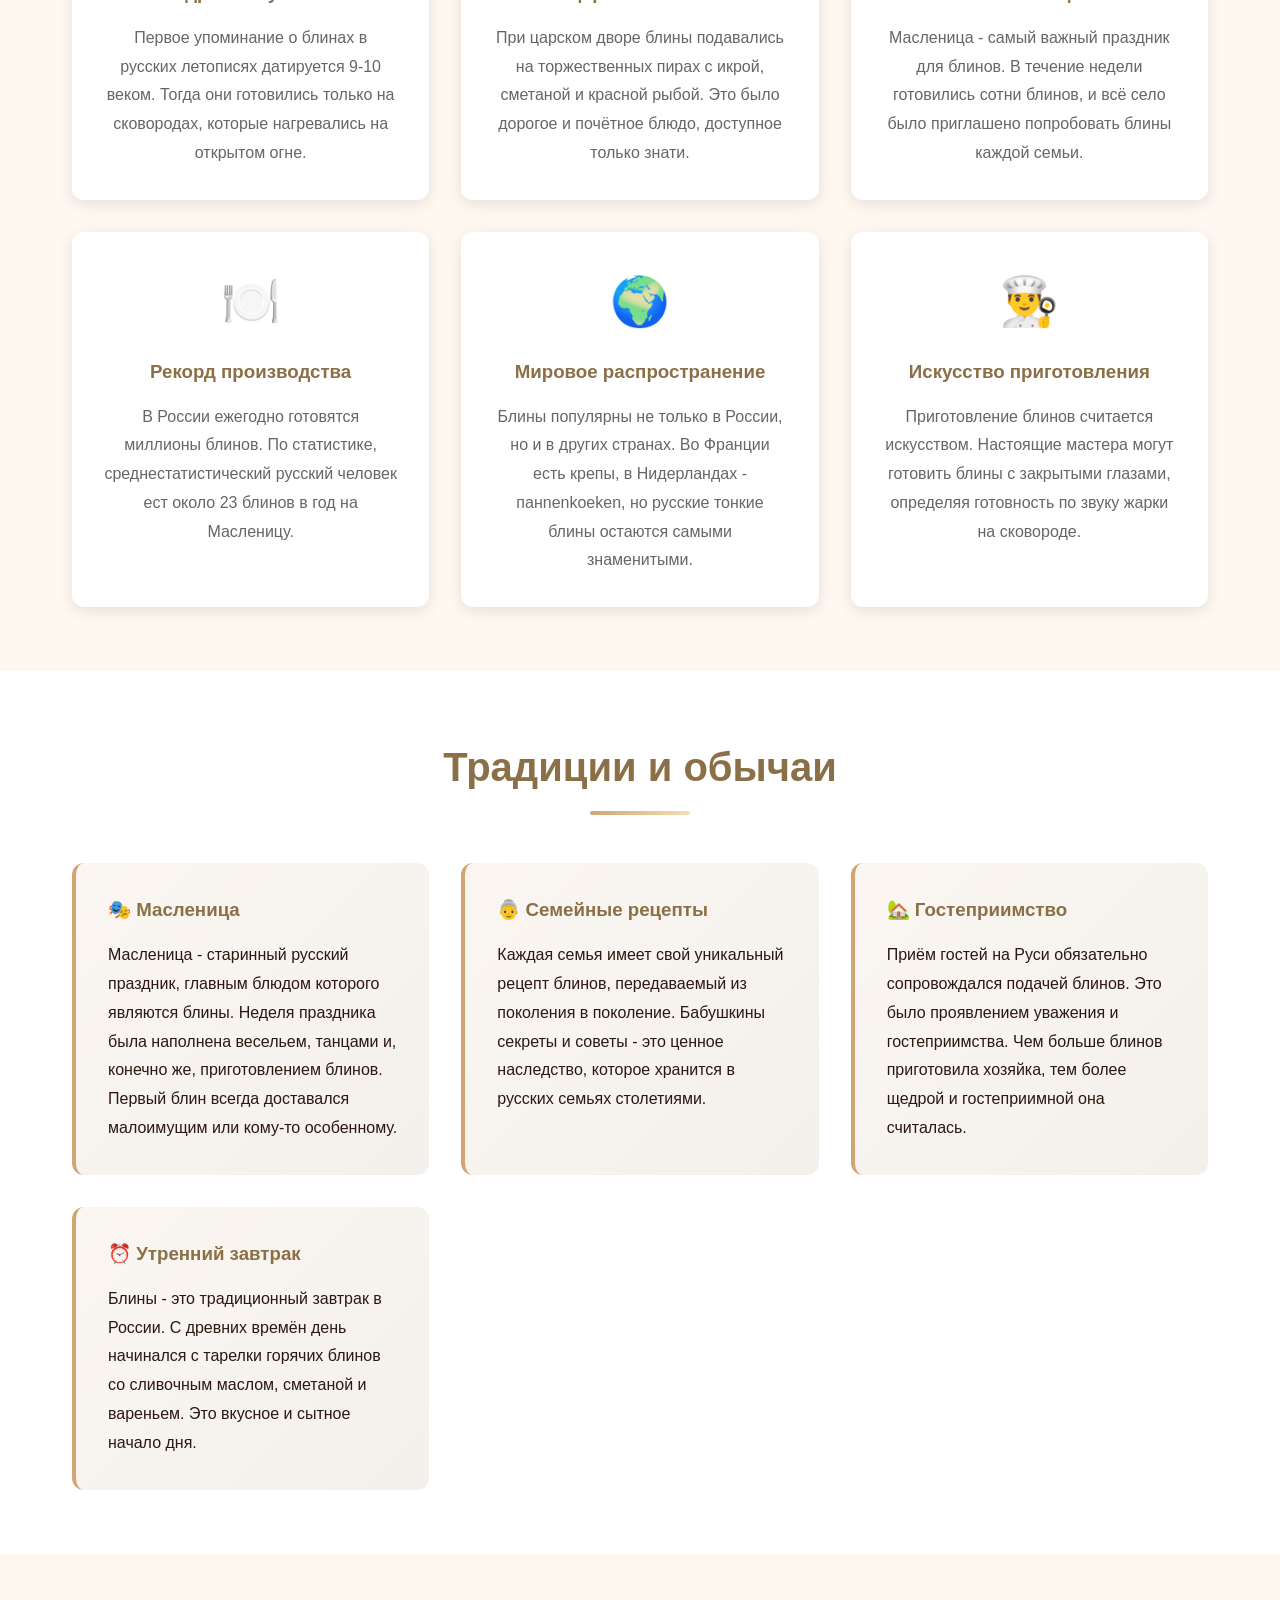
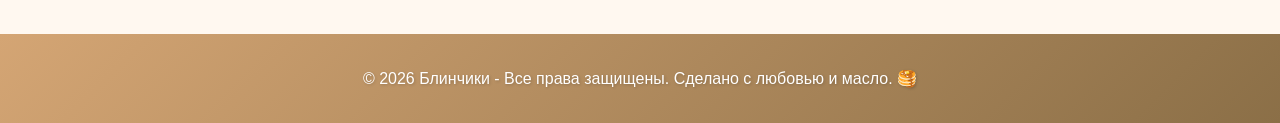
<file: history.html>
<!DOCTYPE html>
<html lang="ru">
<head>
    <meta charset="UTF-8">
    <meta name="viewport" content="width=device-width, initial-scale=1.0">
    <title>История блинов - Блинчики</title>
    <link rel="stylesheet" href="styles.css">
</head>
<body>
    <header>
        <nav class="navbar">
            <div class="nav-container">
                <div class="logo">🥞 Блинчики</div>
                <ul class="nav-menu">
                    <li><a href="index.html" class="nav-link">Главная</a></li>
                    <li><a href="recipes.html" class="nav-link">Рецепты</a></li>
                    <li><a href="history.html" class="nav-link active">История</a></li>
                    <li><a href="about.html" class="nav-link">О нас</a></li>
                    <li><a href="contact.html" class="nav-link">Контакты</a></li>
                </ul>
            </div>
        </nav>
    </header>

    <main>
        <!-- Page Title -->
        <section class="page-header">
            <div class="container">
                <h1>История блинов</h1>
                <p>Путешествие через века русской кулинарии</p>
            </div>
        </section>

        <!-- Timeline -->
        <section class="history-timeline">
            <div class="container">
                <div class="timeline">
                    <div class="timeline-item">
                        <div class="timeline-date">Древние времена</div>
                        <div class="timeline-content">
                            <h3>Зарождение блинов</h3>
                            <p>Блины появились в Древней Руси, когда люди начали готовить пищу на глиняных сковородах. Первые блины готовились из простой смеси муки, воды и яиц. Это было простое, но сытное блюдо, которое нравилось крестьянам и знати.</p>
                        </div>
                    </div>

                    <div class="timeline-item">
                        <div class="timeline-date">Язычество</div>
                        <div class="timeline-content">
                            <h3>Символ солнца</h3>
                            <p>В языческие времена блины имели священное значение. Круглая форма блина символизировала солнце, а приготовление блинов было часть ритуалов встречи весны. Во время праздников людей угощали блинами для привлечения удачи и плодородия.</p>
                        </div>
                    </div>

                    <div class="timeline-item">
                        <div class="timeline-date">Средневековье</div>
                        <div class="timeline-content">
                            <h3>Христианские традиции</h3>
                            <p>С приходом христианства в России блины приобрели новое значение. Они стали традиционным блюдом на Масленицу - неделю перед Великим постом. Блины готовили из простых ингредиентов, чтобы использовать молоко и яйца перед постом.</p>
                        </div>
                    </div>

                    <div class="timeline-item">
                        <div class="timeline-date">16-17 века</div>
                        <div class="timeline-content">
                            <h3>Золотой век блинов</h3>
                            <p>Это был расцвет блинной культуры. Блины подавались на царских пирах, в боярских домах и в крестьянских избах. Появились новые начинки: икра, рыба, творог, грибы. Каждый регион имел свои секреты приготовления.</p>
                        </div>
                    </div>

                    <div class="timeline-item">
                        <div class="timeline-date">18-19 века</div>
                        <div class="timeline-content">
                            <h3>Расширение рецептов</h3>
                            <p>Благодаря расширению торговли, в блины начали добавлять новые ингредиенты. Появились блины с ягодами, медом, варенье. Знаменитый писатель Иван Гончаров описывал блины как символ русского гостеприимства в своих произведениях.</p>
                        </div>
                    </div>

                    <div class="timeline-item">
                        <div class="timeline-date">20-21 века</div>
                        <div class="timeline-content">
                            <h3>Современные блины</h3>
                            <p>Блины остаются одним из самых популярных блюд в России. Современная кулинария предлагает экспериментировать с ингредиентами, но традиционные рецепты остаются неизменными. Блины готовятся дома, в ресторанах и кафе.</p>
                        </div>
                    </div>
                </div>
            </div>
        </section>

        <!-- Facts Section -->
        <section class="history-facts">
            <div class="container">
                <h2>Интересные факты</h2>
                <div class="facts-grid">
                    <div class="fact-card">
                        <div class="fact-icon">📜</div>
                        <h3>Самое древнее упоминание</h3>
                        <p>Первое упоминание о блинах в русских летописях датируется 9-10 веком. Тогда они готовились только на сковородах, которые нагревались на открытом огне.</p>
                    </div>

                    <div class="fact-card">
                        <div class="fact-icon">👑</div>
                        <h3>Царские блины</h3>
                        <p>При царском дворе блины подавались на торжественных пирах с икрой, сметаной и красной рыбой. Это было дорогое и почётное блюдо, доступное только знати.</p>
                    </div>

                    <div class="fact-card">
                        <div class="fact-icon">🎭</div>
                        <h3>Масленица</h3>
                        <p>Масленица - самый важный праздник для блинов. В течение недели готовились сотни блинов, и всё село было приглашено попробовать блины каждой семьи.</p>
                    </div>

                    <div class="fact-card">
                        <div class="fact-icon">🍽️</div>
                        <h3>Рекорд производства</h3>
                        <p>В России ежегодно готовятся миллионы блинов. По статистике, среднестатистический русский человек ест около 23 блинов в год на Масленицу.</p>
                    </div>

                    <div class="fact-card">
                        <div class="fact-icon">🌍</div>
                        <h3>Мировое распространение</h3>
                        <p>Блины популярны не только в России, но и в других странах. Во Франции есть крепы, в Нидерландах - панnenkoeken, но русские тонкие блины остаются самыми знаменитыми.</p>
                    </div>

                    <div class="fact-card">
                        <div class="fact-icon">👨‍🍳</div>
                        <h3>Искусство приготовления</h3>
                        <p>Приготовление блинов считается искусством. Настоящие мастера могут готовить блины с закрытыми глазами, определяя готовность по звуку жарки на сковороде.</p>
                    </div>
                </div>
            </div>
        </section>

        <!-- Traditions Section -->
        <section class="traditions">
            <div class="container">
                <h2>Традиции и обычаи</h2>
                <div class="traditions-content">
                    <div class="tradition-item">
                        <h3>🎭 Масленица</h3>
                        <p>Масленица - старинный русский праздник, главным блюдом которого являются блины. Неделя праздника была наполнена весельем, танцами и, конечно же, приготовлением блинов. Первый блин всегда доставался малоимущим или кому-то особенному.</p>
                    </div>

                    <div class="tradition-item">
                        <h3>👵 Семейные рецепты</h3>
                        <p>Каждая семья имеет свой уникальный рецепт блинов, передаваемый из поколения в поколение. Бабушкины секреты и советы - это ценное наследство, которое хранится в русских семьях столетиями.</p>
                    </div>

                    <div class="tradition-item">
                        <h3>🏡 Гостеприимство</h3>
                        <p>Приём гостей на Руси обязательно сопровождался подачей блинов. Это было проявлением уважения и гостеприимства. Чем больше блинов приготовила хозяйка, тем более щедрой и гостеприимной она считалась.</p>
                    </div>

                    <div class="tradition-item">
                        <h3>⏰ Утренний завтрак</h3>
                        <p>Блины - это традиционный завтрак в России. С древних времён день начинался с тарелки горячих блинов со сливочным маслом, сметаной и вареньем. Это вкусное и сытное начало дня.</p>
                    </div>
                </div>
            </div>
        </section>
    </main>

    <footer>
        <div class="container">
            <p>&copy; 2026 Блинчики - Все права защищены. Сделано с любовью и масло. 🥞</p>
        </div>
    </footer>
</body>
</html>
</file>
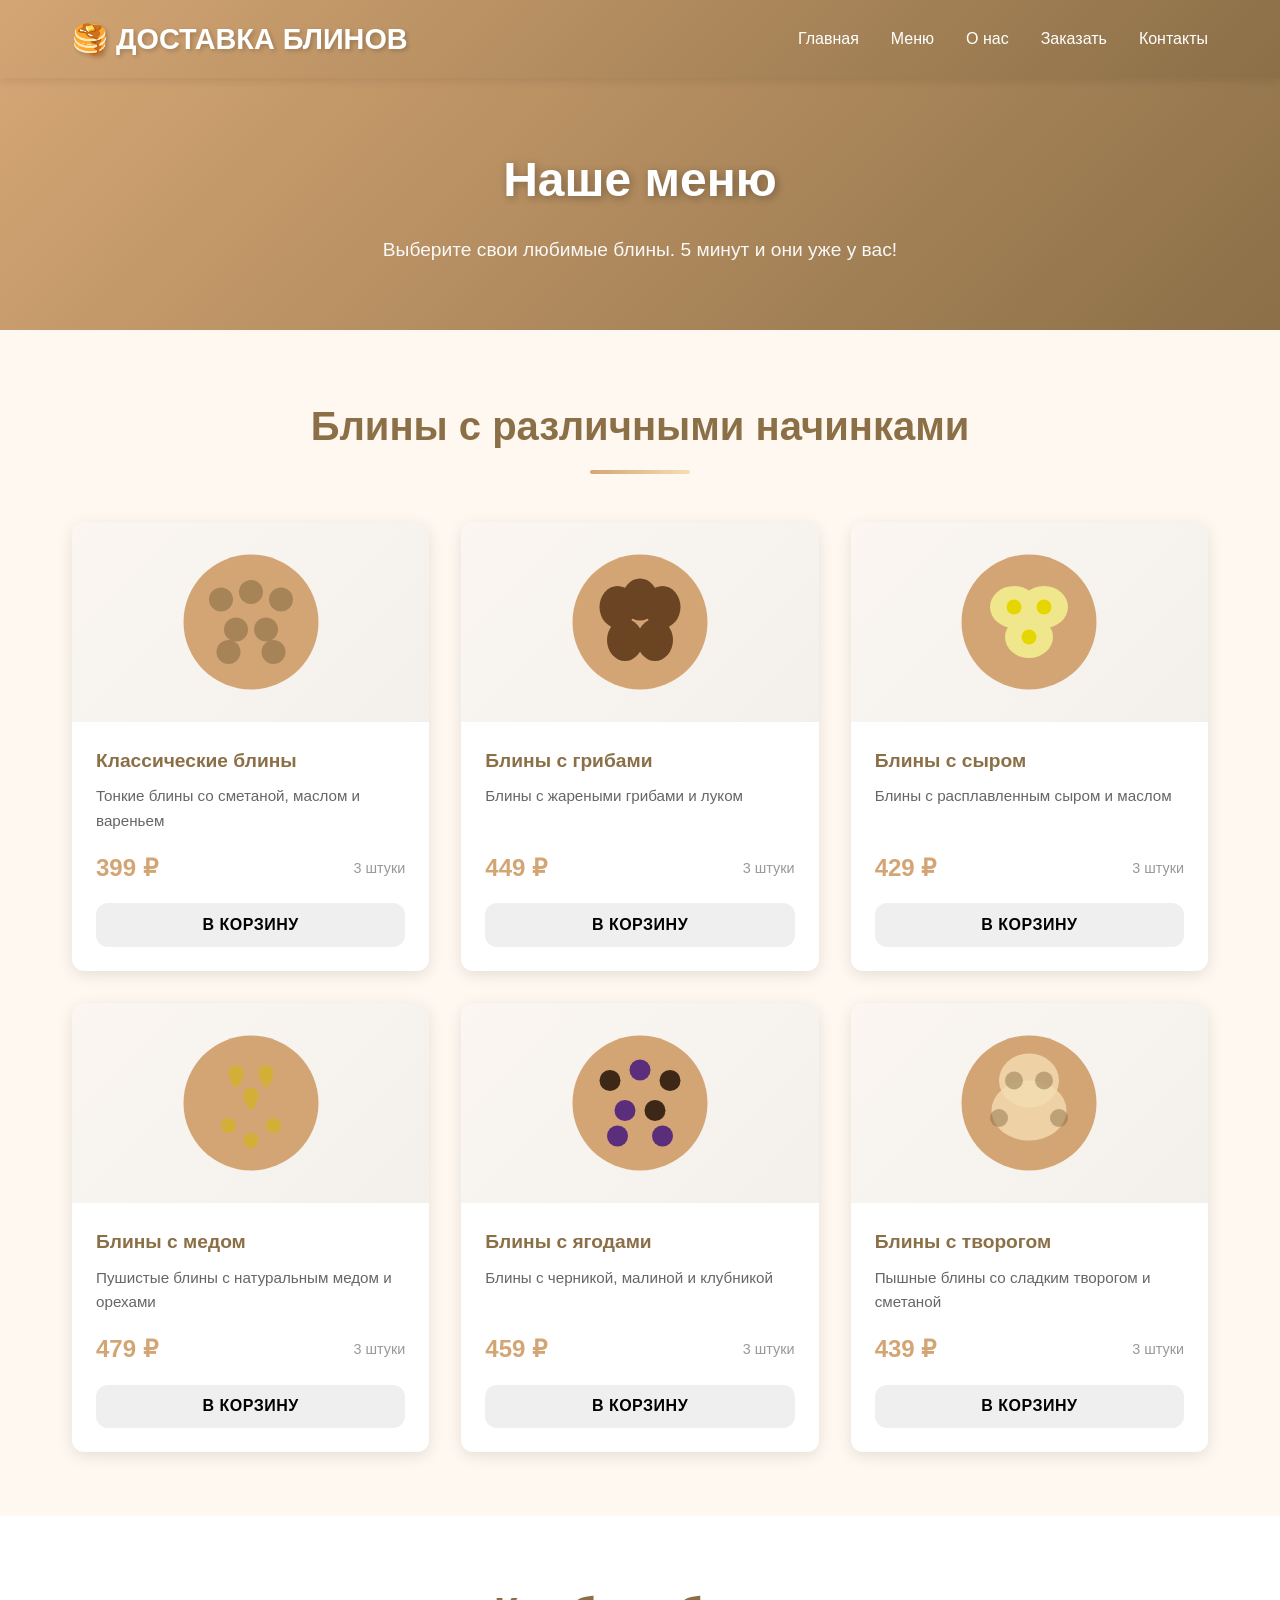
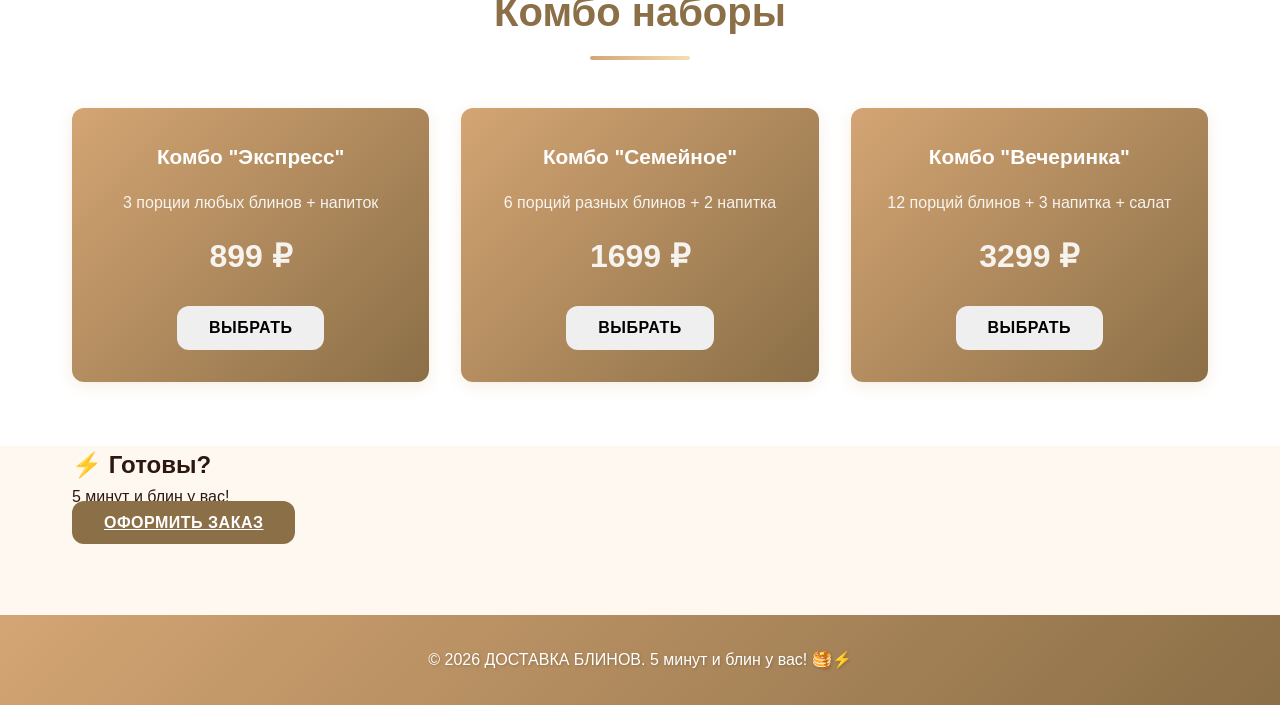
<file: menu.html>
<!DOCTYPE html>
<html lang="ru">
<head>
    <meta charset="UTF-8">
    <meta name="viewport" content="width=device-width, initial-scale=1.0">
    <title>Меню - ДОСТАВКА БЛИНОВ</title>
    <link rel="stylesheet" href="styles.css">
</head>
<body>
    <header>
        <nav class="navbar">
            <div class="nav-container">
                <div class="logo">🥞 ДОСТАВКА БЛИНОВ</div>
                <ul class="nav-menu">
                    <li><a href="index.html" class="nav-link">Главная</a></li>
                    <li><a href="menu.html" class="nav-link active">Меню</a></li>
                    <li><a href="about.html" class="nav-link">О нас</a></li>
                    <li><a href="order.html" class="nav-link">Заказать</a></li>
                    <li><a href="contact.html" class="nav-link">Контакты</a></li>
                </ul>
            </div>
        </nav>
    </header>

    <main>
        <!-- Page Header -->
        <section class="page-header">
            <div class="container">
                <h1>Наше меню</h1>
                <p>Выберите свои любимые блины. 5 минут и они уже у вас!</p>
            </div>
        </section>

        <!-- Menu Items -->
        <section class="menu-section">
            <div class="container">
                <h2>Блины с различными начинками</h2>
                <div class="menu-grid">
                    <div class="menu-item">
                        <div class="item-image">
                            <svg viewBox="0 0 100 100" xmlns="http://www.w3.org/2000/svg">
                                <circle cx="50" cy="50" r="45" fill="#d4a574"/>
                                <circle cx="30" cy="35" r="8" fill="#8b6f47" opacity="0.6"/>
                                <circle cx="50" cy="30" r="8" fill="#8b6f47" opacity="0.6"/>
                                <circle cx="70" cy="35" r="8" fill="#8b6f47" opacity="0.6"/>
                                <circle cx="40" cy="55" r="8" fill="#8b6f47" opacity="0.6"/>
                                <circle cx="60" cy="55" r="8" fill="#8b6f47" opacity="0.6"/>
                                <circle cx="35" cy="70" r="8" fill="#8b6f47" opacity="0.6"/>
                                <circle cx="65" cy="70" r="8" fill="#8b6f47" opacity="0.6"/>
                            </svg>
                        </div>
                        <div class="item-info">
                            <h3>Классические блины</h3>
                            <p>Тонкие блины со сметаной, маслом и вареньем</p>
                            <div class="item-footer">
                                <span class="price">399 ₽</span>
                                <span class="weight">3 штуки</span>
                            </div>
                            <button class="btn btn-small">В корзину</button>
                        </div>
                    </div>

                    <div class="menu-item">
                        <div class="item-image">
                            <svg viewBox="0 0 100 100" xmlns="http://www.w3.org/2000/svg">
                                <circle cx="50" cy="50" r="45" fill="#d4a574"/>
                                <ellipse cx="35" cy="40" rx="12" ry="14" fill="#6b4423"/>
                                <ellipse cx="50" cy="35" rx="12" ry="14" fill="#6b4423"/>
                                <ellipse cx="65" cy="40" rx="12" ry="14" fill="#6b4423"/>
                                <ellipse cx="40" cy="62" rx="12" ry="14" fill="#6b4423"/>
                                <ellipse cx="60" cy="62" rx="12" ry="14" fill="#6b4423"/>
                            </svg>
                        </div>
                        <div class="item-info">
                            <h3>Блины с грибами</h3>
                            <p>Блины с жареными грибами и луком</p>
                            <div class="item-footer">
                                <span class="price">449 ₽</span>
                                <span class="weight">3 штуки</span>
                            </div>
                            <button class="btn btn-small">В корзину</button>
                        </div>
                    </div>

                    <div class="menu-item">
                        <div class="item-image">
                            <svg viewBox="0 0 100 100" xmlns="http://www.w3.org/2000/svg">
                                <circle cx="50" cy="50" r="45" fill="#d4a574"/>
                                <ellipse cx="40" cy="40" rx="16" ry="14" fill="#f0e68c"/>
                                <ellipse cx="60" cy="40" rx="16" ry="14" fill="#f0e68c"/>
                                <ellipse cx="50" cy="60" rx="16" ry="14" fill="#f0e68c"/>
                                <circle cx="40" cy="40" r="5" fill="#e6d600"/>
                                <circle cx="60" cy="40" r="5" fill="#e6d600"/>
                                <circle cx="50" cy="60" r="5" fill="#e6d600"/>
                            </svg>
                        </div>
                        <div class="item-info">
                            <h3>Блины с сыром</h3>
                            <p>Блины с расплавленным сыром и маслом</p>
                            <div class="item-footer">
                                <span class="price">429 ₽</span>
                                <span class="weight">3 штуки</span>
                            </div>
                            <button class="btn btn-small">В корзину</button>
                        </div>
                    </div>

                    <div class="menu-item">
                        <div class="item-image">
                            <svg viewBox="0 0 100 100" xmlns="http://www.w3.org/2000/svg">
                                <circle cx="50" cy="50" r="45" fill="#d4a574"/>
                                <path d="M 40 40 Q 35 35 35 30 Q 35 25 40 25 Q 45 25 45 30 Q 45 35 40 40" fill="#d4af37"/>
                                <path d="M 60 40 Q 55 35 55 30 Q 55 25 60 25 Q 65 25 65 30 Q 65 35 60 40" fill="#d4af37"/>
                                <path d="M 50 55 Q 45 50 45 45 Q 45 40 50 40 Q 55 40 55 45 Q 55 50 50 55" fill="#d4af37"/>
                                <circle cx="35" cy="65" r="5" fill="#d4af37"/>
                                <circle cx="65" cy="65" r="5" fill="#d4af37"/>
                                <circle cx="50" cy="75" r="5" fill="#d4af37"/>
                            </svg>
                        </div>
                        <div class="item-info">
                            <h3>Блины с медом</h3>
                            <p>Пушистые блины с натуральным медом и орехами</p>
                            <div class="item-footer">
                                <span class="price">479 ₽</span>
                                <span class="weight">3 штуки</span>
                            </div>
                            <button class="btn btn-small">В корзину</button>
                        </div>
                    </div>

                    <div class="menu-item">
                        <div class="item-image">
                            <svg viewBox="0 0 100 100" xmlns="http://www.w3.org/2000/svg">
                                <circle cx="50" cy="50" r="45" fill="#d4a574"/>
                                <circle cx="30" cy="35" r="7" fill="#3d2817"/>
                                <circle cx="50" cy="28" r="7" fill="#5a2e7a"/>
                                <circle cx="70" cy="35" r="7" fill="#3d2817"/>
                                <circle cx="40" cy="55" r="7" fill="#5a2e7a"/>
                                <circle cx="60" cy="55" r="7" fill="#3d2817"/>
                                <circle cx="35" cy="72" r="7" fill="#5a2e7a"/>
                                <circle cx="65" cy="72" r="7" fill="#5a2e7a"/>
                            </svg>
                        </div>
                        <div class="item-info">
                            <h3>Блины с ягодами</h3>
                            <p>Блины с черникой, малиной и клубникой</p>
                            <div class="item-footer">
                                <span class="price">459 ₽</span>
                                <span class="weight">3 штуки</span>
                            </div>
                            <button class="btn btn-small">В корзину</button>
                        </div>
                    </div>

                    <div class="menu-item">
                        <div class="item-image">
                            <svg viewBox="0 0 100 100" xmlns="http://www.w3.org/2000/svg">
                                <circle cx="50" cy="50" r="45" fill="#d4a574"/>
                                <ellipse cx="50" cy="35" rx="20" ry="18" fill="#f5deb3" opacity="0.8"/>
                                <ellipse cx="50" cy="55" rx="25" ry="20" fill="#f5deb3" opacity="0.8"/>
                                <circle cx="40" cy="35" r="6" fill="#8b6f47" opacity="0.5"/>
                                <circle cx="60" cy="35" r="6" fill="#8b6f47" opacity="0.5"/>
                                <circle cx="30" cy="60" r="6" fill="#8b6f47" opacity="0.5"/>
                                <circle cx="70" cy="60" r="6" fill="#8b6f47" opacity="0.5"/>
                            </svg>
                        </div>
                        <div class="item-info">
                            <h3>Блины с творогом</h3>
                            <p>Пышные блины со сладким творогом и сметаной</p>
                            <div class="item-footer">
                                <span class="price">439 ₽</span>
                                <span class="weight">3 штуки</span>
                            </div>
                            <button class="btn btn-small">В корзину</button>
                        </div>
                    </div>
                </div>
            </div>
        </section>

        <!-- Combo Section -->
        <section class="combo-section">
            <div class="container">
                <h2>Комбо наборы</h2>
                <div class="combo-grid">
                    <div class="combo-card">
                        <h3>Комбо "Экспресс"</h3>
                        <p>3 порции любых блинов + напиток</p>
                        <p class="price">899 ₽</p>
                        <button class="btn btn-small">Выбрать</button>
                    </div>
                    <div class="combo-card">
                        <h3>Комбо "Семейное"</h3>
                        <p>6 порций разных блинов + 2 напитка</p>
                        <p class="price">1699 ₽</p>
                        <button class="btn btn-small">Выбрать</button>
                    </div>
                    <div class="combo-card">
                        <h3>Комбо "Вечеринка"</h3>
                        <p>12 порций блинов + 3 напитка + салат</p>
                        <p class="price">3299 ₽</p>
                        <button class="btn btn-small">Выбрать</button>
                    </div>
                </div>
            </div>
        </section>

        <!-- CTA -->
        <section class="cta-section">
            <div class="container">
                <h2>⚡ Готовы?</h2>
                <p>5 минут и блин у вас!</p>
                <a href="order.html" class="btn btn-primary btn-large">Оформить заказ</a>
            </div>
        </section>
    </main>

    <footer>
        <div class="container">
            <p>&copy; 2026 ДОСТАВКА БЛИНОВ. 5 минут и блин у вас! 🥞⚡</p>
        </div>
    </footer>
</body>
</html>
</file>
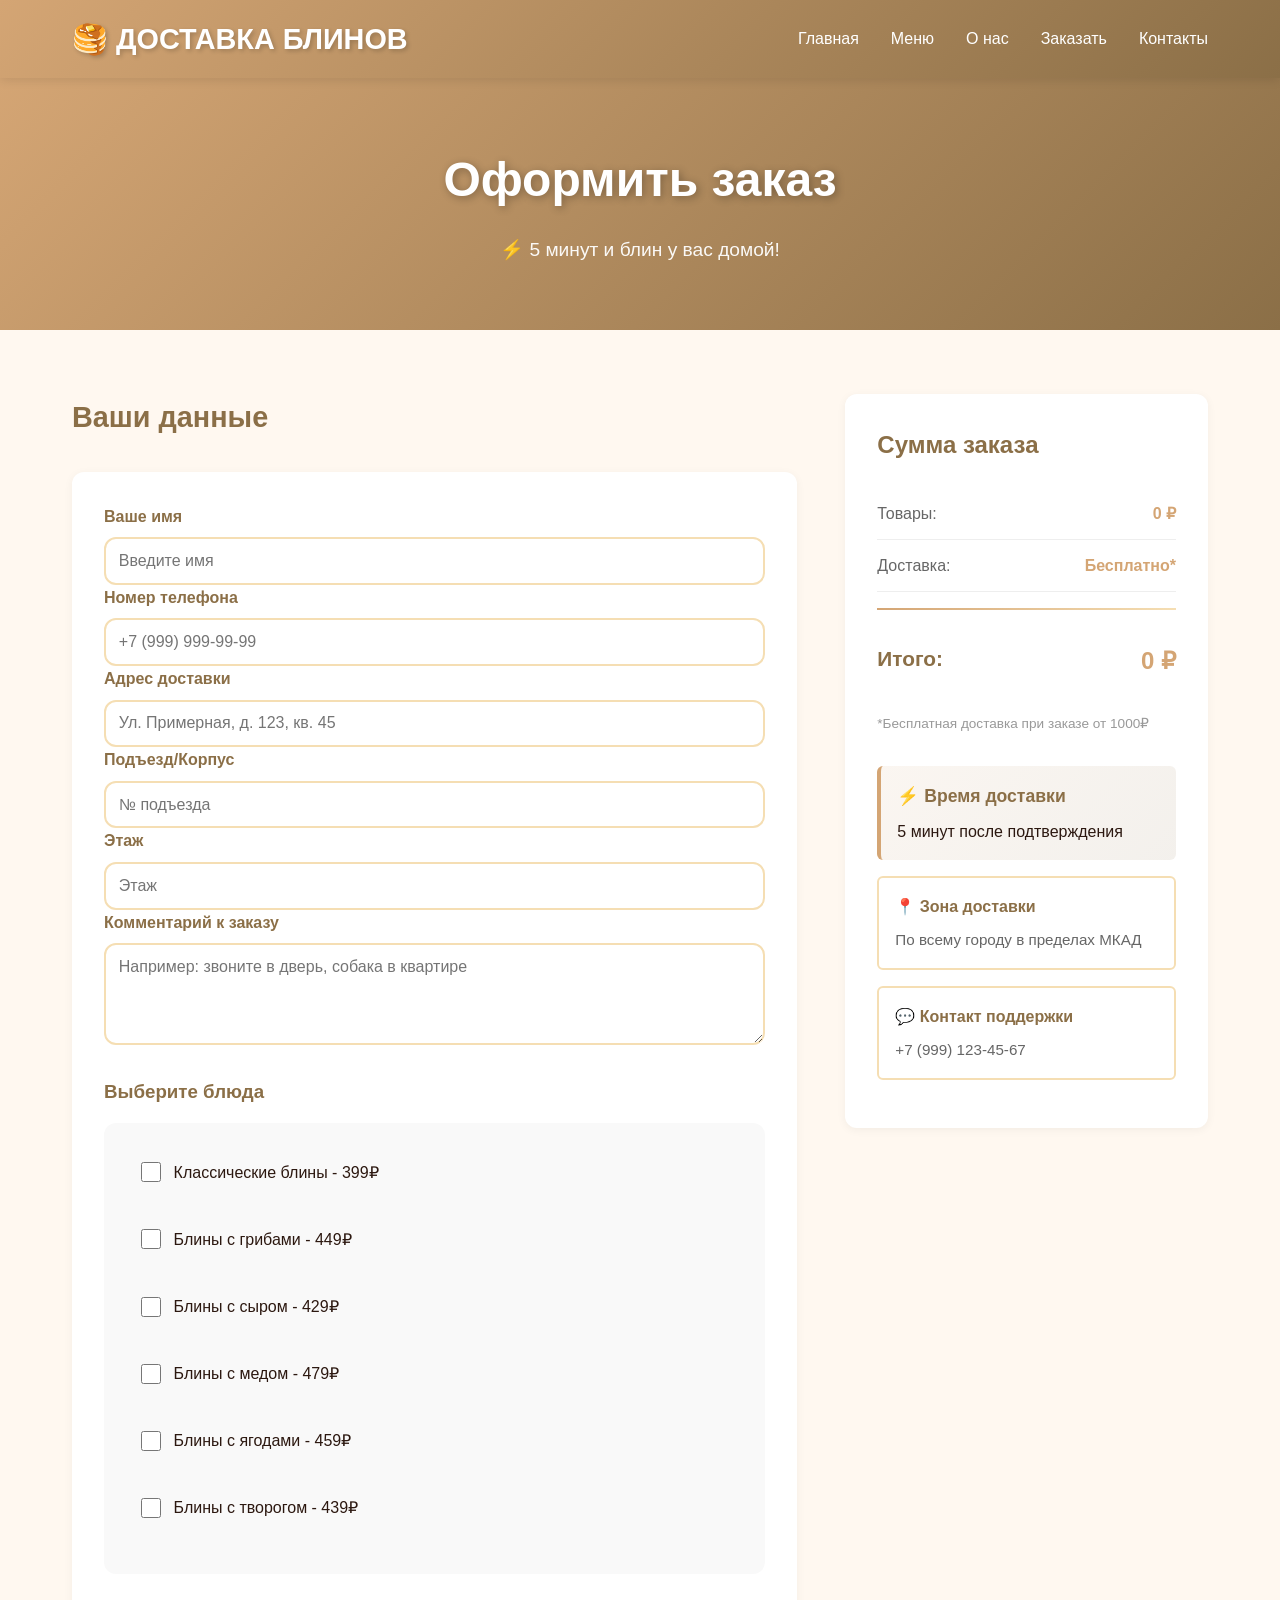
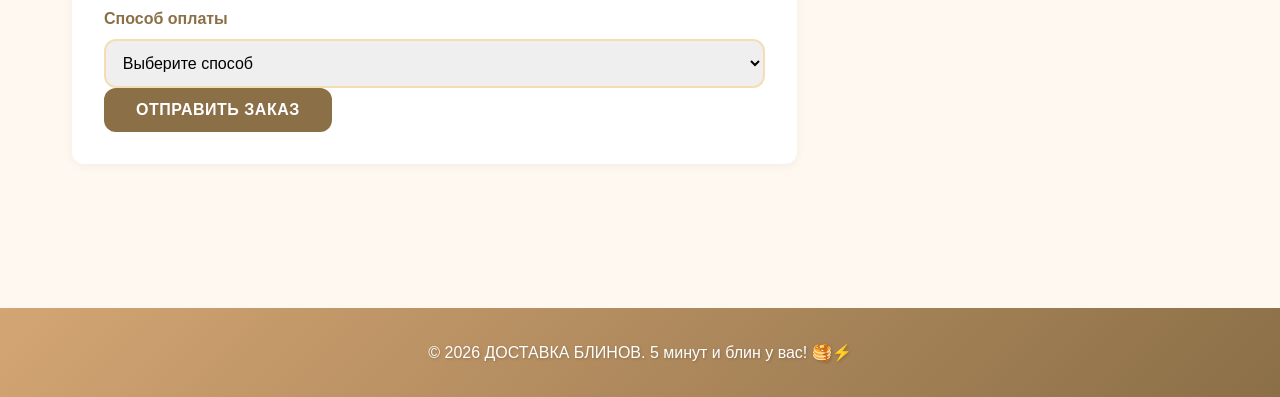
<file: order.html>
<!DOCTYPE html>
<html lang="ru">
<head>
    <meta charset="UTF-8">
    <meta name="viewport" content="width=device-width, initial-scale=1.0">
    <title>Оформить заказ - ДОСТАВКА БЛИНОВ</title>
    <link rel="stylesheet" href="styles.css">
</head>
<body>
    <header>
        <nav class="navbar">
            <div class="nav-container">
                <div class="logo">🥞 ДОСТАВКА БЛИНОВ</div>
                <ul class="nav-menu">
                    <li><a href="index.html" class="nav-link">Главная</a></li>
                    <li><a href="menu.html" class="nav-link">Меню</a></li>
                    <li><a href="about.html" class="nav-link">О нас</a></li>
                    <li><a href="order.html" class="nav-link active">Заказать</a></li>
                    <li><a href="contact.html" class="nav-link">Контакты</a></li>
                </ul>
            </div>
        </nav>
    </header>

    <main>
        <!-- Page Header -->
        <section class="page-header">
            <div class="container">
                <h1>Оформить заказ</h1>
                <p>⚡ 5 минут и блин у вас домой!</p>
            </div>
        </section>

        <!-- Order Form -->
        <section class="order-section">
            <div class="container">
                <div class="order-wrapper">
                    <div class="order-form-section">
                        <h2>Ваши данные</h2>
                        <form class="order-form">
                            <div class="form-group">
                                <label for="name">Ваше имя</label>
                                <input type="text" id="name" name="name" placeholder="Введите имя" required>
                            </div>

                            <div class="form-group">
                                <label for="phone">Номер телефона</label>
                                <input type="tel" id="phone" name="phone" placeholder="+7 (999) 999-99-99" required>
                            </div>

                            <div class="form-group">
                                <label for="address">Адрес доставки</label>
                                <input type="text" id="address" name="address" placeholder="Ул. Примерная, д. 123, кв. 45" required>
                            </div>

                            <div class="form-group">
                                <label for="entrance">Подъезд/Корпус</label>
                                <input type="text" id="entrance" name="entrance" placeholder="№ подъезда">
                            </div>

                            <div class="form-group">
                                <label for="floor">Этаж</label>
                                <input type="text" id="floor" name="floor" placeholder="Этаж">
                            </div>

                            <div class="form-group">
                                <label for="comment">Комментарий к заказу</label>
                                <textarea id="comment" name="comment" placeholder="Например: звоните в дверь, собака в квартире" rows="4"></textarea>
                            </div>

                            <h3>Выберите блюда</h3>
                            <div class="dishes">
                                <label class="dish-checkbox">
                                    <input type="checkbox" name="dish" value="Классические блины - 399р">
                                    <span>Классические блины - 399₽</span>
                                </label>
                                <label class="dish-checkbox">
                                    <input type="checkbox" name="dish" value="Блины с грибами - 449р">
                                    <span>Блины с грибами - 449₽</span>
                                </label>
                                <label class="dish-checkbox">
                                    <input type="checkbox" name="dish" value="Блины с сыром - 429р">
                                    <span>Блины с сыром - 429₽</span>
                                </label>
                                <label class="dish-checkbox">
                                    <input type="checkbox" name="dish" value="Блины с медом - 479р">
                                    <span>Блины с медом - 479₽</span>
                                </label>
                                <label class="dish-checkbox">
                                    <input type="checkbox" name="dish" value="Блины с ягодами - 459р">
                                    <span>Блины с ягодами - 459₽</span>
                                </label>
                                <label class="dish-checkbox">
                                    <input type="checkbox" name="dish" value="Блины с творогом - 439р">
                                    <span>Блины с творогом - 439₽</span>
                                </label>
                            </div>

                            <div class="form-group">
                                <label for="payment">Способ оплаты</label>
                                <select id="payment" name="payment" required>
                                    <option value="">Выберите способ</option>
                                    <option value="card">Карта</option>
                                    <option value="cash">Наличные</option>
                                    <option value="online">Электронный кошелек</option>
                                </select>
                            </div>

                            <button type="submit" class="btn btn-primary btn-large">Отправить заказ</button>
                        </form>
                    </div>

                    <!-- Order Summary -->
                    <div class="order-summary">
                        <h2>Сумма заказа</h2>
                        <div class="summary-item">
                            <span>Товары:</span>
                            <span class="price">0 ₽</span>
                        </div>
                        <div class="summary-item">
                            <span>Доставка:</span>
                            <span class="price">Бесплатно*</span>
                        </div>
                        <div class="summary-divider"></div>
                        <div class="summary-total">
                            <span>Итого:</span>
                            <span class="price">0 ₽</span>
                        </div>
                        <p class="summary-note">*Бесплатная доставка при заказе от 1000₽</p>

                        <div class="delivery-time">
                            <h3>⚡ Время доставки</h3>
                            <p>5 минут после подтверждения</p>
                        </div>

                        <div class="info-box">
                            <h4>📍 Зона доставки</h4>
                            <p>По всему городу в пределах МКАД</p>
                        </div>

                        <div class="info-box">
                            <h4>💬 Контакт поддержки</h4>
                            <p>+7 (999) 123-45-67</p>
                        </div>
                    </div>
                </div>
            </div>
        </section>
    </main>

    <footer>
        <div class="container">
            <p>&copy; 2026 ДОСТАВКА БЛИНОВ. 5 минут и блин у вас! 🥞⚡</p>
        </div>
    </footer>
</body>
</html>
</file>
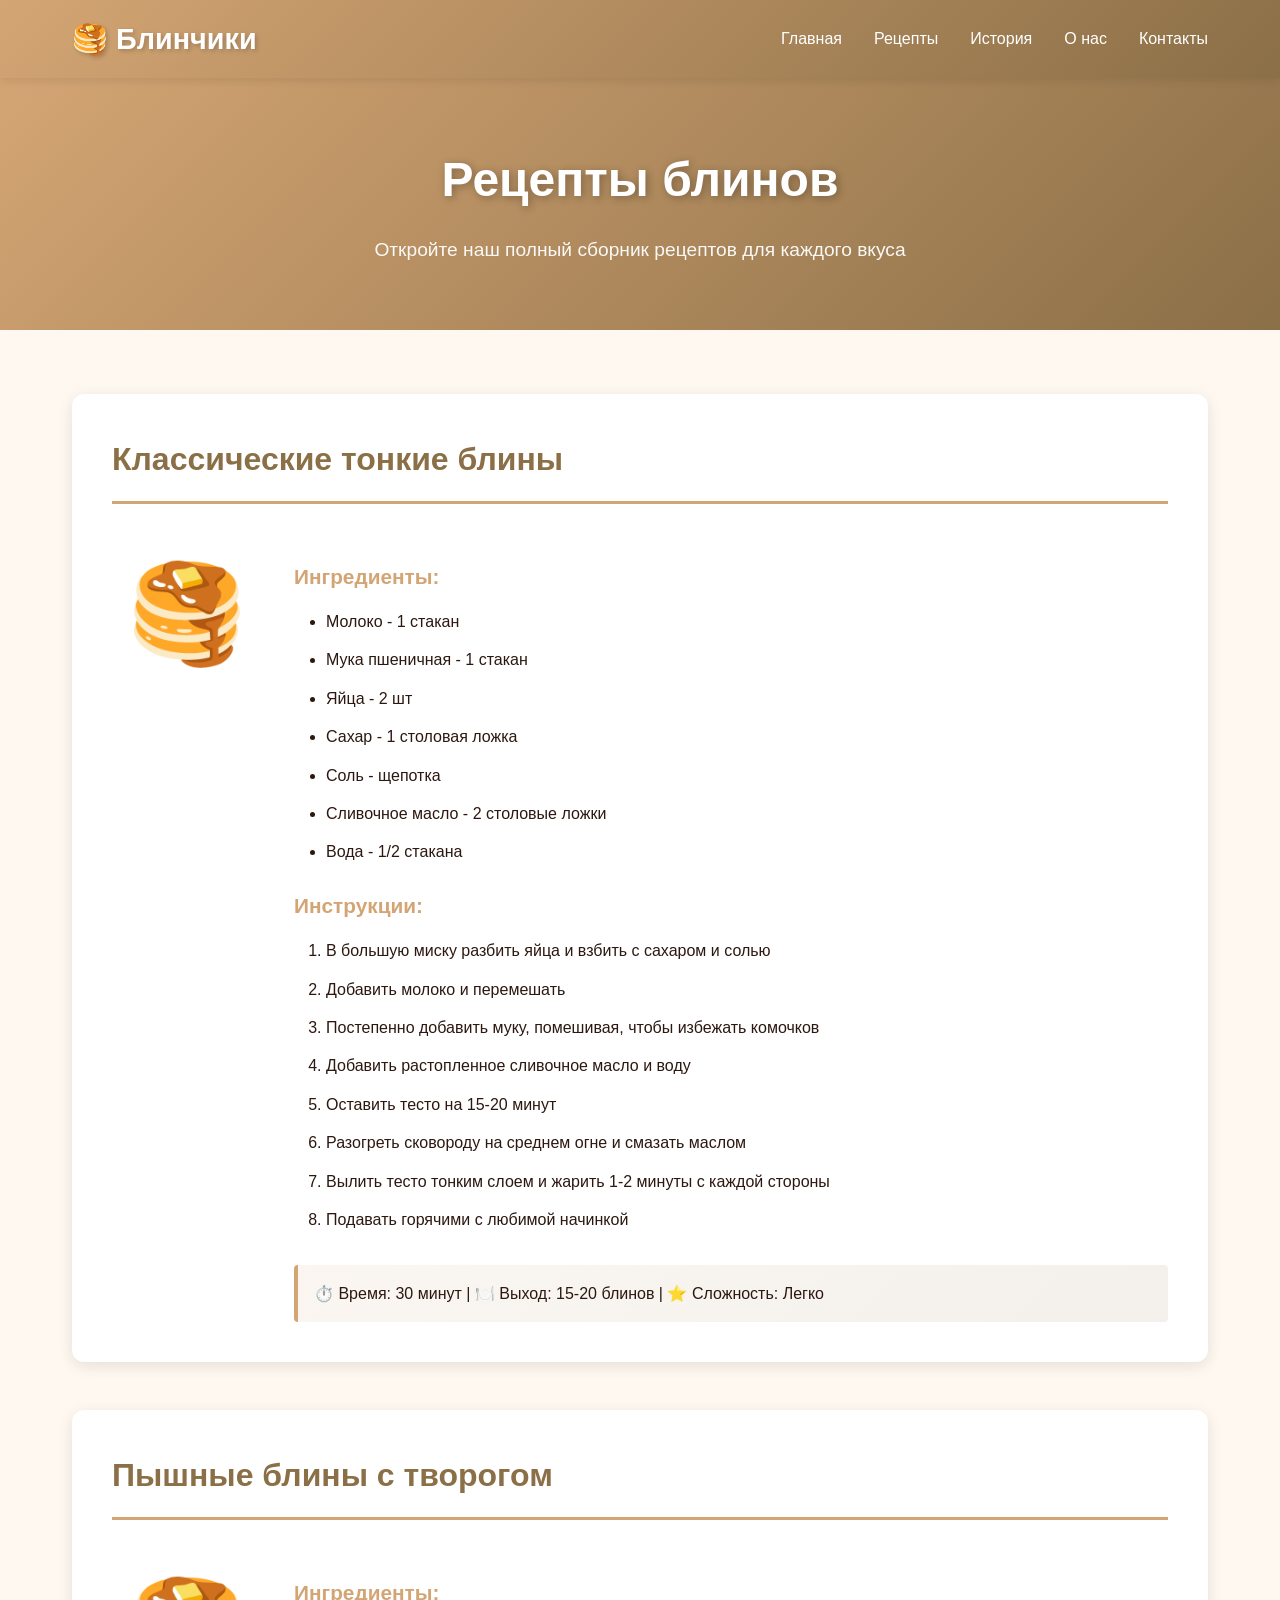
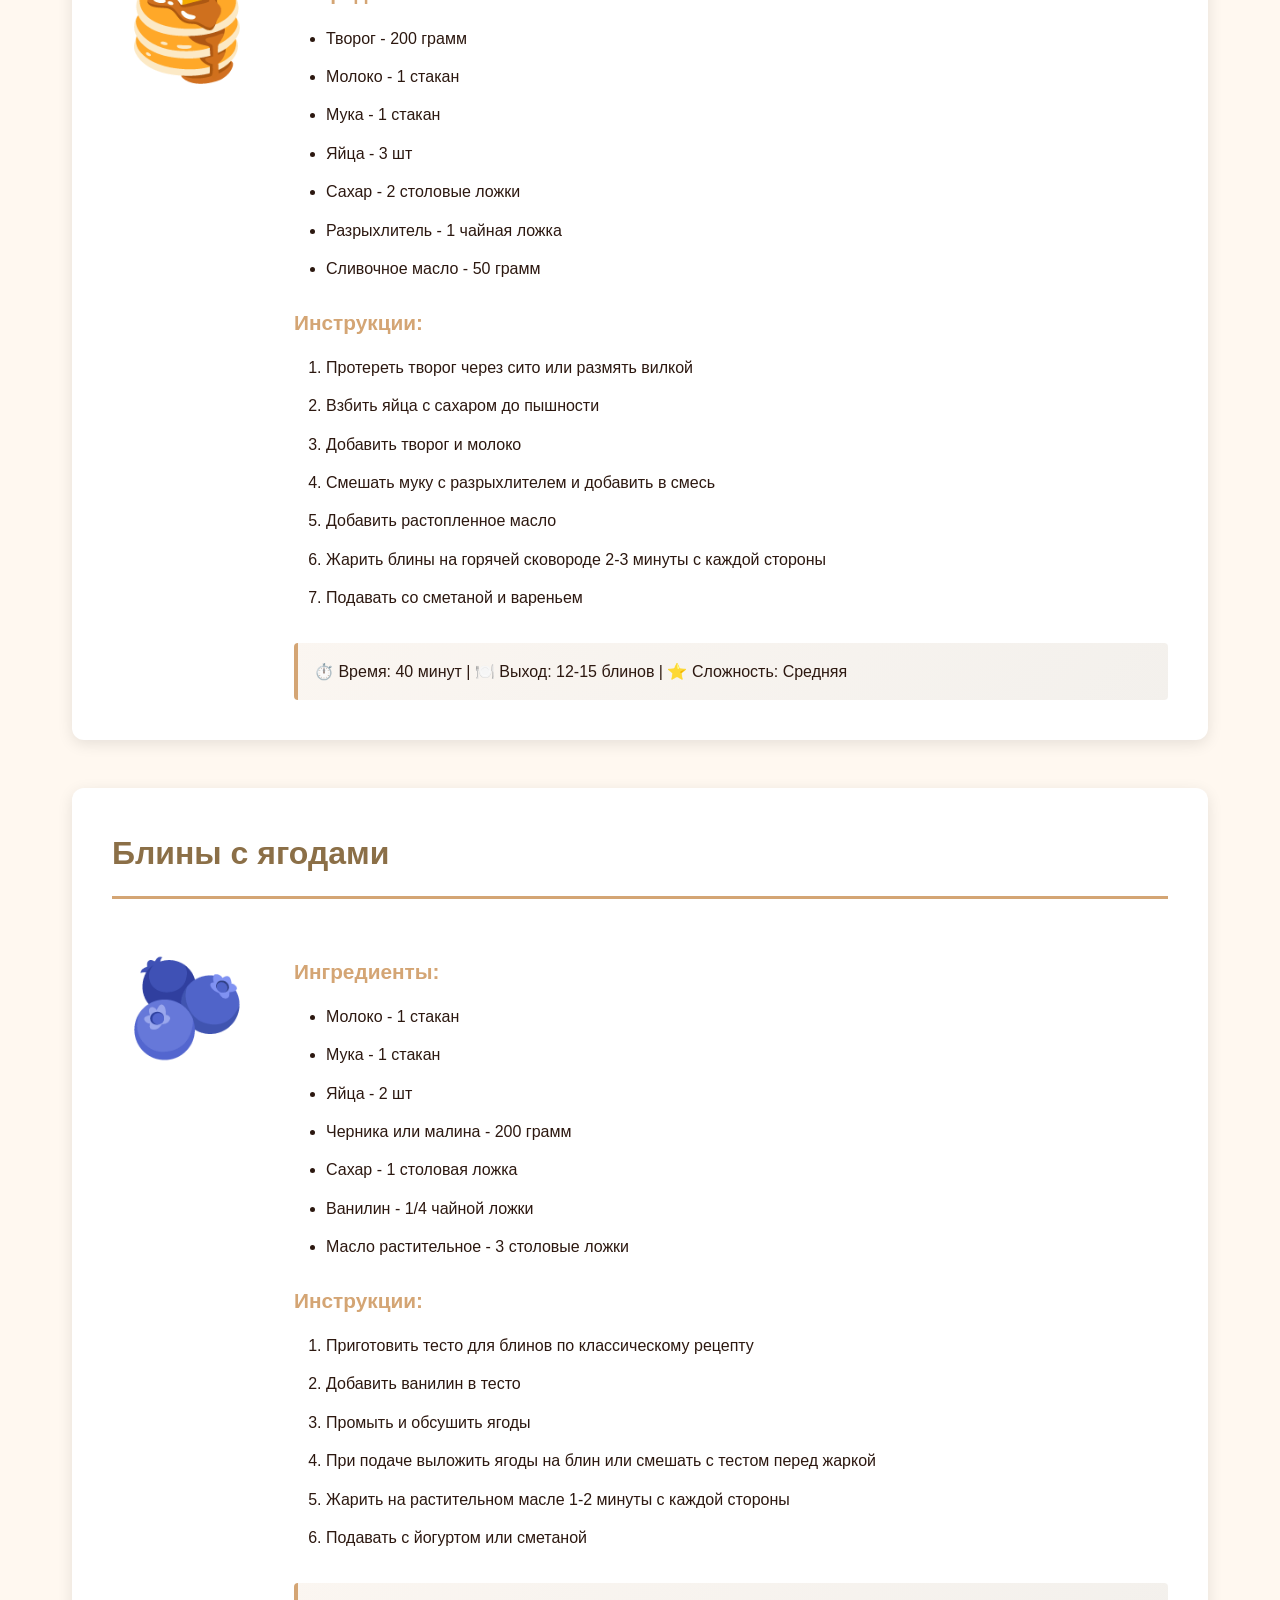
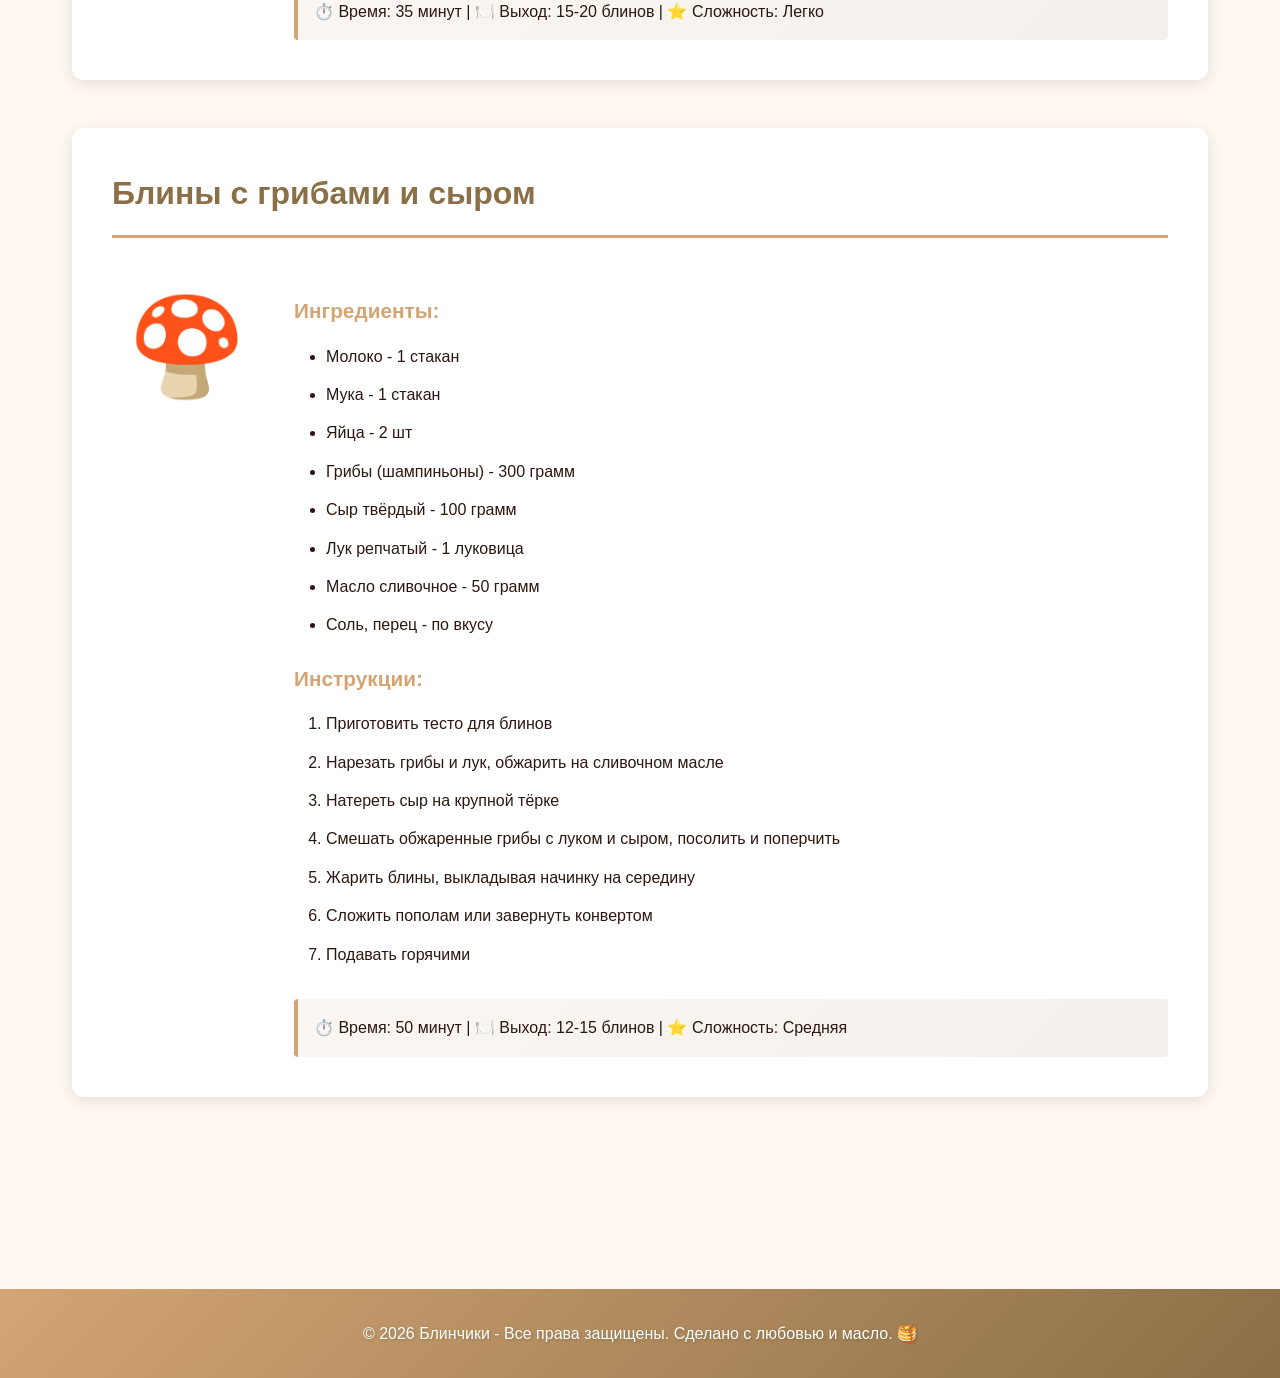
<file: recipes.html>
<!DOCTYPE html>
<html lang="ru">
<head>
    <meta charset="UTF-8">
    <meta name="viewport" content="width=device-width, initial-scale=1.0">
    <title>Рецепты блинов - Блинчики</title>
    <link rel="stylesheet" href="styles.css">
</head>
<body>
    <header>
        <nav class="navbar">
            <div class="nav-container">
                <div class="logo">🥞 Блинчики</div>
                <ul class="nav-menu">
                    <li><a href="index.html" class="nav-link">Главная</a></li>
                    <li><a href="recipes.html" class="nav-link active">Рецепты</a></li>
                    <li><a href="history.html" class="nav-link">История</a></li>
                    <li><a href="about.html" class="nav-link">О нас</a></li>
                    <li><a href="contact.html" class="nav-link">Контакты</a></li>
                </ul>
            </div>
        </nav>
    </header>

    <main>
        <!-- Page Title -->
        <section class="page-header">
            <div class="container">
                <h1>Рецепты блинов</h1>
                <p>Откройте наш полный сборник рецептов для каждого вкуса</p>
            </div>
        </section>

        <!-- Recipes -->
        <section class="recipes-detail">
            <div class="container">
                <div class="recipe-full">
                    <h2>Классические тонкие блины</h2>
                    <div class="recipe-content">
                        <div class="recipe-image-large">🥞</div>
                        <div class="recipe-info">
                            <h3>Ингредиенты:</h3>
                            <ul class="ingredients">
                                <li>Молоко - 1 стакан</li>
                                <li>Мука пшеничная - 1 стакан</li>
                                <li>Яйца - 2 шт</li>
                                <li>Сахар - 1 столовая ложка</li>
                                <li>Соль - щепотка</li>
                                <li>Сливочное масло - 2 столовые ложки</li>
                                <li>Вода - 1/2 стакана</li>
                            </ul>

                            <h3>Инструкции:</h3>
                            <ol class="instructions">
                                <li>В большую миску разбить яйца и взбить с сахаром и солью</li>
                                <li>Добавить молоко и перемешать</li>
                                <li>Постепенно добавить муку, помешивая, чтобы избежать комочков</li>
                                <li>Добавить растопленное сливочное масло и воду</li>
                                <li>Оставить тесто на 15-20 минут</li>
                                <li>Разогреть сковороду на среднем огне и смазать маслом</li>
                                <li>Вылить тесто тонким слоем и жарить 1-2 минуты с каждой стороны</li>
                                <li>Подавать горячими с любимой начинкой</li>
                            </ol>

                            <p class="difficulty">⏱️ Время: 30 минут | 🍽️ Выход: 15-20 блинов | ⭐ Сложность: Легко</p>
                        </div>
                    </div>
                </div>

                <div class="recipe-full">
                    <h2>Пышные блины с творогом</h2>
                    <div class="recipe-content">
                        <div class="recipe-image-large">🥞</div>
                        <div class="recipe-info">
                            <h3>Ингредиенты:</h3>
                            <ul class="ingredients">
                                <li>Творог - 200 грамм</li>
                                <li>Молоко - 1 стакан</li>
                                <li>Мука - 1 стакан</li>
                                <li>Яйца - 3 шт</li>
                                <li>Сахар - 2 столовые ложки</li>
                                <li>Разрыхлитель - 1 чайная ложка</li>
                                <li>Сливочное масло - 50 грамм</li>
                            </ul>

                            <h3>Инструкции:</h3>
                            <ol class="instructions">
                                <li>Протереть творог через сито или размять вилкой</li>
                                <li>Взбить яйца с сахаром до пышности</li>
                                <li>Добавить творог и молоко</li>
                                <li>Смешать муку с разрыхлителем и добавить в смесь</li>
                                <li>Добавить растопленное масло</li>
                                <li>Жарить блины на горячей сковороде 2-3 минуты с каждой стороны</li>
                                <li>Подавать со сметаной и вареньем</li>
                            </ol>

                            <p class="difficulty">⏱️ Время: 40 минут | 🍽️ Выход: 12-15 блинов | ⭐ Сложность: Средняя</p>
                        </div>
                    </div>
                </div>

                <div class="recipe-full">
                    <h2>Блины с ягодами</h2>
                    <div class="recipe-content">
                        <div class="recipe-image-large">🫐</div>
                        <div class="recipe-info">
                            <h3>Ингредиенты:</h3>
                            <ul class="ingredients">
                                <li>Молоко - 1 стакан</li>
                                <li>Мука - 1 стакан</li>
                                <li>Яйца - 2 шт</li>
                                <li>Черника или малина - 200 грамм</li>
                                <li>Сахар - 1 столовая ложка</li>
                                <li>Ванилин - 1/4 чайной ложки</li>
                                <li>Масло растительное - 3 столовые ложки</li>
                            </ul>

                            <h3>Инструкции:</h3>
                            <ol class="instructions">
                                <li>Приготовить тесто для блинов по классическому рецепту</li>
                                <li>Добавить ванилин в тесто</li>
                                <li>Промыть и обсушить ягоды</li>
                                <li>При подаче выложить ягоды на блин или смешать с тестом перед жаркой</li>
                                <li>Жарить на растительном масле 1-2 минуты с каждой стороны</li>
                                <li>Подавать с йогуртом или сметаной</li>
                            </ol>

                            <p class="difficulty">⏱️ Время: 35 минут | 🍽️ Выход: 15-20 блинов | ⭐ Сложность: Легко</p>
                        </div>
                    </div>
                </div>

                <div class="recipe-full">
                    <h2>Блины с грибами и сыром</h2>
                    <div class="recipe-content">
                        <div class="recipe-image-large">🍄</div>
                        <div class="recipe-info">
                            <h3>Ингредиенты:</h3>
                            <ul class="ingredients">
                                <li>Молоко - 1 стакан</li>
                                <li>Мука - 1 стакан</li>
                                <li>Яйца - 2 шт</li>
                                <li>Грибы (шампиньоны) - 300 грамм</li>
                                <li>Сыр твёрдый - 100 грамм</li>
                                <li>Лук репчатый - 1 луковица</li>
                                <li>Масло сливочное - 50 грамм</li>
                                <li>Соль, перец - по вкусу</li>
                            </ul>

                            <h3>Инструкции:</h3>
                            <ol class="instructions">
                                <li>Приготовить тесто для блинов</li>
                                <li>Нарезать грибы и лук, обжарить на сливочном масле</li>
                                <li>Натереть сыр на крупной тёрке</li>
                                <li>Смешать обжаренные грибы с луком и сыром, посолить и поперчить</li>
                                <li>Жарить блины, выкладывая начинку на середину</li>
                                <li>Сложить пополам или завернуть конвертом</li>
                                <li>Подавать горячими</li>
                            </ol>

                            <p class="difficulty">⏱️ Время: 50 минут | 🍽️ Выход: 12-15 блинов | ⭐ Сложность: Средняя</p>
                        </div>
                    </div>
                </div>
            </div>
        </section>
    </main>

    <footer>
        <div class="container">
            <p>&copy; 2026 Блинчики - Все права защищены. Сделано с любовью и масло. 🥞</p>
        </div>
    </footer>
</body>
</html>
</file>
<file: styles.css>
* {
    margin: 0;
    padding: 0;
    box-sizing: border-box;
}

:root {
    --primary-color: #d4a574;
    --secondary-color: #8b6f47;
    --accent-color: #f5deb3;
    --dark-text: #2c1810;
    --light-bg: #fff8f0;
    --border-radius: 12px;
    --transition: all 0.3s ease;
}

body {
    font-family: 'Segoe UI', Tahoma, Geneva, Verdana, sans-serif;
    line-height: 1.6;
    color: var(--dark-text);
    background-color: var(--light-bg);
}

/* Navbar */
.navbar {
    background: linear-gradient(135deg, var(--primary-color), var(--secondary-color));
    padding: 1rem 0;
    position: sticky;
    top: 0;
    z-index: 1000;
    box-shadow: 0 2px 10px rgba(0, 0, 0, 0.1);
}

.nav-container {
    max-width: 1200px;
    margin: 0 auto;
    padding: 0 2rem;
    display: flex;
    justify-content: space-between;
    align-items: center;
}

.logo {
    font-size: 1.8rem;
    font-weight: bold;
    color: white;
    text-shadow: 2px 2px 4px rgba(0, 0, 0, 0.2);
}

.nav-menu {
    display: flex;
    list-style: none;
    gap: 2rem;
}

.nav-link {
    color: white;
    text-decoration: none;
    font-weight: 500;
    transition: var(--transition);
    position: relative;
}

.nav-link:hover {
    opacity: 0.8;
}

.nav-link::after {
    content: '';
    position: absolute;
    bottom: -5px;
    left: 0;
    width: 0;
    height: 2px;
    background: white;
    transition: var(--transition);
}

.nav-link:hover::after {
    width: 100%;
}

/* Hero Section */
.hero {
    background: linear-gradient(135deg, var(--primary-color), var(--accent-color));
    color: white;
    padding: 8rem 2rem;
    text-align: center;
    position: relative;
    overflow: hidden;
}

.hero::before {
    content: '🥞 🥞 🥞';
    position: absolute;
    font-size: 5rem;
    opacity: 0.1;
    top: 20%;
    left: 10%;
}

.hero::after {
    content: '🥞 🥞 🥞';
    position: absolute;
    font-size: 5rem;
    opacity: 0.1;
    bottom: 20%;
    right: 10%;
}

.hero-content {
    position: relative;
    z-index: 1;
}

.hero h1 {
    font-size: 3.5rem;
    margin-bottom: 1rem;
    text-shadow: 2px 2px 8px rgba(0, 0, 0, 0.3);
}

.hero p {
    font-size: 1.5rem;
    margin-bottom: 2rem;
    opacity: 0.95;
}

/* Buttons */
.btn {
    padding: 0.8rem 2rem;
    border: none;
    border-radius: var(--border-radius);
    font-size: 1rem;
    font-weight: 600;
    cursor: pointer;
    transition: var(--transition);
    text-transform: uppercase;
    letter-spacing: 0.5px;
}

.btn-primary {
    background-color: var(--secondary-color);
    color: white;
}

.btn-primary:hover {
    background-color: var(--dark-text);
    transform: translateY(-2px);
    box-shadow: 0 5px 15px rgba(0, 0, 0, 0.2);
}

/* Container */
.container {
    max-width: 1200px;
    margin: 0 auto;
    padding: 0 2rem;
}

/* Recipes Section */
.recipes {
    padding: 5rem 2rem;
}

.recipes h2 {
    text-align: center;
    font-size: 2.5rem;
    margin-bottom: 3rem;
    color: var(--secondary-color);
    position: relative;
    padding-bottom: 1rem;
}

.recipes h2::after {
    content: '';
    position: absolute;
    bottom: 0;
    left: 50%;
    transform: translateX(-50%);
    width: 100px;
    height: 4px;
    background: linear-gradient(90deg, var(--primary-color), var(--accent-color));
    border-radius: 2px;
}

.recipe-grid {
    display: grid;
    grid-template-columns: repeat(auto-fit, minmax(300px, 1fr));
    gap: 2rem;
}

.recipe-card {
    background: white;
    border-radius: var(--border-radius);
    padding: 2rem;
    box-shadow: 0 4px 15px rgba(0, 0, 0, 0.1);
    transition: var(--transition);
    border-top: 4px solid var(--primary-color);
}

.recipe-card:hover {
    transform: translateY(-8px);
    box-shadow: 0 8px 25px rgba(0, 0, 0, 0.15);
}

.recipe-card:hover .recipe-image {
    filter: drop-shadow(0 8px 16px rgba(212, 165, 116, 0.3));
    transform: scale(1.05);
}

.recipe-image {
    font-size: 4rem;
    text-align: center;
    margin-bottom: 1rem;
    width: 120px;
    height: 120px;
    margin-left: auto;
    margin-right: auto;
    filter: drop-shadow(0 4px 8px rgba(0, 0, 0, 0.1));
}

.recipe-card h3 {
    color: var(--secondary-color);
    margin-bottom: 1rem;
    font-size: 1.5rem;
}

.recipe-card p {
    color: #666;
    margin-bottom: 1.5rem;
}

.recipe-link {
    color: var(--primary-color);
    text-decoration: none;
    font-weight: 600;
    transition: var(--transition);
}

.recipe-link:hover {
    color: var(--secondary-color);
    margin-left: 5px;
}

/* History Section */
.history {
    background: linear-gradient(135deg, rgba(212, 165, 116, 0.1), rgba(139, 111, 71, 0.1));
    padding: 5rem 2rem;
}

.history h2 {
    text-align: center;
    font-size: 2.5rem;
    margin-bottom: 3rem;
    color: var(--secondary-color);
    position: relative;
    padding-bottom: 1rem;
}

.history h2::after {
    content: '';
    position: absolute;
    bottom: 0;
    left: 50%;
    transform: translateX(-50%);
    width: 100px;
    height: 4px;
    background: linear-gradient(90deg, var(--primary-color), var(--accent-color));
    border-radius: 2px;
}

.history-content {
    max-width: 800px;
    margin: 0 auto;
    line-height: 2;
    color: var(--dark-text);
}

.history-content p {
    margin-bottom: 1.5rem;
    text-align: justify;
    font-size: 1.1rem;
}

/* Contact Section */
.contact {
    padding: 5rem 2rem;
    background-color: white;
}

.contact h2 {
    text-align: center;
    font-size: 2.5rem;
    margin-bottom: 3rem;
    color: var(--secondary-color);
    position: relative;
    padding-bottom: 1rem;
}

.contact h2::after {
    content: '';
    position: absolute;
    bottom: 0;
    left: 50%;
    transform: translateX(-50%);
    width: 100px;
    height: 4px;
    background: linear-gradient(90deg, var(--primary-color), var(--accent-color));
    border-radius: 2px;
}

.contact-form {
    max-width: 600px;
    margin: 0 auto;
    display: flex;
    flex-direction: column;
    gap: 1.5rem;
}

.contact-form input,
.contact-form textarea {
    padding: 1rem;
    border: 2px solid var(--accent-color);
    border-radius: var(--border-radius);
    font-family: inherit;
    font-size: 1rem;
    transition: var(--transition);
}

.contact-form input:focus,
.contact-form textarea:focus {
    outline: none;
    border-color: var(--primary-color);
    box-shadow: 0 0 0 3px rgba(212, 165, 116, 0.1);
}

.contact-form button {
    align-self: center;
}

/* Page Header */
.page-header {
    background: linear-gradient(135deg, var(--primary-color), var(--secondary-color));
    color: white;
    padding: 4rem 2rem;
    text-align: center;
}

.page-header h1 {
    font-size: 3rem;
    margin-bottom: 1rem;
    text-shadow: 2px 2px 8px rgba(0, 0, 0, 0.3);
}

.page-header p {
    font-size: 1.2rem;
    opacity: 0.95;
}

/* Recipes Detail Page */
.recipes-detail {
    padding: 4rem 2rem;
    background-color: var(--light-bg);
}

.recipe-full {
    background: white;
    border-radius: var(--border-radius);
    padding: 2.5rem;
    margin-bottom: 3rem;
    box-shadow: 0 4px 15px rgba(0, 0, 0, 0.1);
}

.recipe-full h2 {
    color: var(--secondary-color);
    margin-bottom: 2rem;
    font-size: 2rem;
    border-bottom: 3px solid var(--primary-color);
    padding-bottom: 1rem;
}

.recipe-content {
    display: grid;
    grid-template-columns: 150px 1fr;
    gap: 2rem;
    align-items: start;
}

.recipe-image-large {
    font-size: 6rem;
    text-align: center;
}

.recipe-info h3 {
    color: var(--primary-color);
    margin-top: 1.5rem;
    margin-bottom: 1rem;
    font-size: 1.3rem;
}

.ingredients,
.instructions {
    padding-left: 2rem;
    margin-bottom: 1.5rem;
}

.ingredients li,
.instructions li {
    margin-bottom: 0.8rem;
    line-height: 1.6;
}

.difficulty {
    background: linear-gradient(135deg, rgba(212, 165, 116, 0.1), rgba(139, 111, 71, 0.1));
    padding: 1rem;
    border-left: 4px solid var(--primary-color);
    border-radius: 4px;
    margin-top: 2rem;
    font-weight: 500;
}

/* History Timeline */
.history-timeline {
    padding: 4rem 2rem;
    background-color: white;
}

.timeline {
    max-width: 900px;
    margin: 0 auto;
    position: relative;
    padding: 2rem 0;
}

.timeline::before {
    content: '';
    position: absolute;
    left: 50%;
    transform: translateX(-50%);
    width: 4px;
    height: 100%;
    background: linear-gradient(180deg, var(--primary-color), var(--accent-color));
}

.timeline-item {
    margin-bottom: 3rem;
    width: 45%;
    padding: 2rem;
    background: white;
    border-radius: var(--border-radius);
    box-shadow: 0 4px 15px rgba(0, 0, 0, 0.1);
}

.timeline-item:nth-child(odd) {
    margin-left: 0;
    text-align: right;
}

.timeline-item:nth-child(even) {
    margin-left: 55%;
    text-align: left;
}

.timeline-date {
    display: inline-block;
    background: var(--primary-color);
    color: white;
    padding: 0.5rem 1rem;
    border-radius: 20px;
    font-weight: bold;
    margin-bottom: 1rem;
}

.timeline-content h3 {
    color: var(--secondary-color);
    margin-bottom: 0.5rem;
}

.timeline-content p {
    color: #666;
    line-height: 1.8;
}

/* Facts Grid */
.history-facts {
    padding: 4rem 2rem;
    background-color: var(--light-bg);
}

.history-facts h2 {
    text-align: center;
    font-size: 2.5rem;
    margin-bottom: 3rem;
    color: var(--secondary-color);
    position: relative;
    padding-bottom: 1rem;
}

.history-facts h2::after {
    content: '';
    position: absolute;
    bottom: 0;
    left: 50%;
    transform: translateX(-50%);
    width: 100px;
    height: 4px;
    background: linear-gradient(90deg, var(--primary-color), var(--accent-color));
    border-radius: 2px;
}

.facts-grid {
    display: grid;
    grid-template-columns: repeat(auto-fit, minmax(280px, 1fr));
    gap: 2rem;
}

.fact-card {
    background: white;
    padding: 2rem;
    border-radius: var(--border-radius);
    text-align: center;
    box-shadow: 0 4px 15px rgba(0, 0, 0, 0.1);
    transition: var(--transition);
}

.fact-card:hover {
    transform: translateY(-8px);
    box-shadow: 0 8px 25px rgba(0, 0, 0, 0.15);
}

.fact-icon {
    font-size: 3rem;
    margin-bottom: 1rem;
}

.fact-card h3 {
    color: var(--secondary-color);
    margin-bottom: 1rem;
}

.fact-card p {
    color: #666;
    line-height: 1.8;
}

/* Traditions Section */
.traditions {
    padding: 4rem 2rem;
    background-color: white;
}

.traditions h2 {
    text-align: center;
    font-size: 2.5rem;
    margin-bottom: 3rem;
    color: var(--secondary-color);
    position: relative;
    padding-bottom: 1rem;
}

.traditions h2::after {
    content: '';
    position: absolute;
    bottom: 0;
    left: 50%;
    transform: translateX(-50%);
    width: 100px;
    height: 4px;
    background: linear-gradient(90deg, var(--primary-color), var(--accent-color));
    border-radius: 2px;
}

.traditions-content {
    display: grid;
    grid-template-columns: repeat(auto-fit, minmax(300px, 1fr));
    gap: 2rem;
    max-width: 1200px;
    margin: 0 auto;
}

.tradition-item {
    background: linear-gradient(135deg, rgba(212, 165, 116, 0.1), rgba(139, 111, 71, 0.1));
    padding: 2rem;
    border-radius: var(--border-radius);
    border-left: 4px solid var(--primary-color);
}

.tradition-item h3 {
    color: var(--secondary-color);
    margin-bottom: 1rem;
}

.tradition-item p {
    color: var(--dark-text);
    line-height: 1.8;
}

/* Values Section */
.values {
    padding: 4rem 2rem;
    background-color: var(--light-bg);
}

.values h2 {
    text-align: center;
    font-size: 2.5rem;
    margin-bottom: 3rem;
    color: var(--secondary-color);
    position: relative;
    padding-bottom: 1rem;
}

.values h2::after {
    content: '';
    position: absolute;
    bottom: 0;
    left: 50%;
    transform: translateX(-50%);
    width: 100px;
    height: 4px;
    background: linear-gradient(90deg, var(--primary-color), var(--accent-color));
    border-radius: 2px;
}

.values-grid {
    display: grid;
    grid-template-columns: repeat(auto-fit, minmax(250px, 1fr));
    gap: 2rem;
    max-width: 1200px;
    margin: 0 auto;
}

.value-card {
    background: white;
    padding: 2rem;
    border-radius: var(--border-radius);
    text-align: center;
    box-shadow: 0 4px 15px rgba(0, 0, 0, 0.1);
    transition: var(--transition);
}

.value-card:hover {
    transform: translateY(-5px);
    box-shadow: 0 8px 25px rgba(0, 0, 0, 0.15);
}

.value-icon {
    font-size: 3rem;
    margin-bottom: 1rem;
}

.value-card h3 {
    color: var(--secondary-color);
    margin-bottom: 1rem;
}

.value-card p {
    color: #666;
    line-height: 1.8;
}

/* Team Section */
.team {
    padding: 4rem 2rem;
    background-color: white;
}

.team h2 {
    text-align: center;
    font-size: 2.5rem;
    margin-bottom: 3rem;
    color: var(--secondary-color);
    position: relative;
    padding-bottom: 1rem;
}

.team h2::after {
    content: '';
    position: absolute;
    bottom: 0;
    left: 50%;
    transform: translateX(-50%);
    width: 100px;
    height: 4px;
    background: linear-gradient(90deg, var(--primary-color), var(--accent-color));
    border-radius: 2px;
}

.team-grid {
    display: grid;
    grid-template-columns: repeat(auto-fit, minmax(250px, 1fr));
    gap: 2rem;
    max-width: 1200px;
    margin: 0 auto;
}

.team-member {
    background: linear-gradient(135deg, rgba(212, 165, 116, 0.05), rgba(139, 111, 71, 0.05));
    padding: 2rem;
    border-radius: var(--border-radius);
    text-align: center;
    border: 2px solid rgba(212, 165, 116, 0.2);
    transition: var(--transition);
}

.team-member:hover {
    border-color: var(--primary-color);
    box-shadow: 0 4px 15px rgba(212, 165, 116, 0.2);
}

.member-avatar {
    font-size: 4rem;
    margin-bottom: 1rem;
}

.team-member h3 {
    color: var(--secondary-color);
    margin-bottom: 0.5rem;
}

.member-role {
    color: var(--primary-color);
    font-weight: bold;
    margin-bottom: 1rem;
}

.member-bio {
    color: #666;
    line-height: 1.8;
    font-size: 0.95rem;
}

/* Why Choose Us */
.why-us {
    padding: 4rem 2rem;
    background-color: var(--light-bg);
}

.why-us h2 {
    text-align: center;
    font-size: 2.5rem;
    margin-bottom: 3rem;
    color: var(--secondary-color);
    position: relative;
    padding-bottom: 1rem;
}

.why-us h2::after {
    content: '';
    position: absolute;
    bottom: 0;
    left: 50%;
    transform: translateX(-50%);
    width: 100px;
    height: 4px;
    background: linear-gradient(90deg, var(--primary-color), var(--accent-color));
    border-radius: 2px;
}

.why-us-grid {
    display: grid;
    grid-template-columns: repeat(auto-fit, minmax(280px, 1fr));
    gap: 2rem;
    max-width: 1200px;
    margin: 0 auto;
}

.why-card {
    background: white;
    padding: 2rem;
    border-radius: var(--border-radius);
    border-top: 4px solid var(--primary-color);
    box-shadow: 0 4px 15px rgba(0, 0, 0, 0.1);
}

.why-card h3 {
    color: var(--secondary-color);
    margin-bottom: 1rem;
}

.why-card p {
    color: #666;
    line-height: 1.8;
}

/* Contact Main */
.contact-main {
    padding: 4rem 2rem;
    background-color: var(--light-bg);
}

.contact-wrapper {
    display: grid;
    grid-template-columns: 1fr 1fr;
    gap: 3rem;
    max-width: 1200px;
    margin: 0 auto;
}

.contact-form-section h2,
.contact-info-section h2 {
    color: var(--secondary-color);
    margin-bottom: 2rem;
    font-size: 1.8rem;
}

.form-group {
    display: flex;
    flex-direction: column;
    gap: 0.5rem;
}

.form-group label {
    color: var(--secondary-color);
    font-weight: 600;
}

.form-group input,
.form-group select,
.form-group textarea {
    padding: 0.8rem;
    border: 2px solid var(--accent-color);
    border-radius: var(--border-radius);
    font-family: inherit;
    font-size: 1rem;
    transition: var(--transition);
}

.form-group input:focus,
.form-group select:focus,
.form-group textarea:focus {
    outline: none;
    border-color: var(--primary-color);
    box-shadow: 0 0 0 3px rgba(212, 165, 116, 0.1);
}

.contact-form {
    display: flex;
    flex-direction: column;
    gap: 1.5rem;
}

.contact-form button {
    align-self: flex-start;
}

.contact-info-item {
    display: flex;
    gap: 1.5rem;
    margin-bottom: 2rem;
    background: white;
    padding: 1.5rem;
    border-radius: var(--border-radius);
    box-shadow: 0 2px 10px rgba(0, 0, 0, 0.05);
}

.info-icon {
    font-size: 2.5rem;
    min-width: 60px;
    text-align: center;
}

.info-content h3 {
    color: var(--secondary-color);
    margin-bottom: 0.5rem;
}

.info-content p {
    color: #666;
    margin-bottom: 0.5rem;
}

.info-content a {
    color: var(--primary-color);
    text-decoration: none;
    transition: var(--transition);
}

.info-content a:hover {
    color: var(--secondary-color);
    text-decoration: underline;
}

.social-links {
    background: white;
    padding: 2rem;
    border-radius: var(--border-radius);
    box-shadow: 0 2px 10px rgba(0, 0, 0, 0.05);
    margin-top: 2rem;
}

.social-links h3 {
    color: var(--secondary-color);
    margin-bottom: 1.5rem;
    text-align: center;
}

.social-icons {
    display: flex;
    justify-content: center;
    gap: 1rem;
}

.social-icon {
    display: inline-flex;
    align-items: center;
    justify-content: center;
    width: 50px;
    height: 50px;
    font-size: 1.5rem;
    background: linear-gradient(135deg, var(--primary-color), var(--secondary-color));
    border-radius: 50%;
    text-decoration: none;
    transition: var(--transition);
}

.social-icon:hover {
    transform: scale(1.1);
    box-shadow: 0 4px 15px rgba(212, 165, 116, 0.3);
}

/* FAQ Section */
.faq {
    padding: 4rem 2rem;
    background-color: white;
}

.faq h2 {
    text-align: center;
    font-size: 2.5rem;
    margin-bottom: 3rem;
    color: var(--secondary-color);
    position: relative;
    padding-bottom: 1rem;
}

.faq h2::after {
    content: '';
    position: absolute;
    bottom: 0;
    left: 50%;
    transform: translateX(-50%);
    width: 100px;
    height: 4px;
    background: linear-gradient(90deg, var(--primary-color), var(--accent-color));
    border-radius: 2px;
}

.faq-grid {
    display: grid;
    grid-template-columns: repeat(auto-fit, minmax(300px, 1fr));
    gap: 2rem;
    max-width: 1200px;
    margin: 0 auto;
}

.faq-item {
    background: linear-gradient(135deg, rgba(212, 165, 116, 0.05), rgba(139, 111, 71, 0.05));
    padding: 2rem;
    border-radius: var(--border-radius);
    border-left: 4px solid var(--primary-color);
}

.faq-item h3 {
    color: var(--secondary-color);
    margin-bottom: 1rem;
}

.faq-item p {
    color: #666;
    line-height: 1.8;
}

/* Newsletter Section */
.newsletter {
    background: linear-gradient(135deg, var(--primary-color), var(--secondary-color));
    color: white;
    padding: 3rem 2rem;
}

.newsletter-content {
    max-width: 600px;
    margin: 0 auto;
    text-align: center;
}

.newsletter-content h2 {
    font-size: 2rem;
    margin-bottom: 0.5rem;
}

.newsletter-content p {
    font-size: 1.1rem;
    margin-bottom: 2rem;
    opacity: 0.9;
}

.newsletter-form {
    display: flex;
    gap: 1rem;
}

.newsletter-form input {
    flex: 1;
    padding: 0.8rem;
    border: none;
    border-radius: var(--border-radius);
    font-size: 1rem;
}

.newsletter-form input::placeholder {
    color: #ccc;
}

/* Menu Section */
.menu-section {
    padding: 4rem 2rem;
    background-color: var(--light-bg);
}

.menu-section h2 {
    text-align: center;
    font-size: 2.5rem;
    margin-bottom: 3rem;
    color: var(--secondary-color);
    position: relative;
    padding-bottom: 1rem;
}

.menu-section h2::after {
    content: '';
    position: absolute;
    bottom: 0;
    left: 50%;
    transform: translateX(-50%);
    width: 100px;
    height: 4px;
    background: linear-gradient(90deg, var(--primary-color), var(--accent-color));
    border-radius: 2px;
}

.menu-grid {
    display: grid;
    grid-template-columns: repeat(auto-fit, minmax(300px, 1fr));
    gap: 2rem;
}

.menu-item {
    background: white;
    border-radius: var(--border-radius);
    overflow: hidden;
    box-shadow: 0 4px 15px rgba(0, 0, 0, 0.1);
    transition: var(--transition);
    display: flex;
    flex-direction: column;
}

.menu-item:hover {
    transform: translateY(-8px);
    box-shadow: 0 8px 25px rgba(0, 0, 0, 0.15);
}

.item-image {
    width: 100%;
    height: 200px;
    background: linear-gradient(135deg, rgba(212, 165, 116, 0.1), rgba(139, 111, 71, 0.1));
    display: flex;
    align-items: center;
    justify-content: center;
    overflow: hidden;
}

.item-image svg {
    width: 150px;
    height: 150px;
}

.item-info {
    padding: 1.5rem;
    flex: 1;
    display: flex;
    flex-direction: column;
}

.item-info h3 {
    color: var(--secondary-color);
    margin-bottom: 0.5rem;
    font-size: 1.2rem;
}

.item-info p {
    color: #666;
    margin-bottom: 1rem;
    font-size: 0.95rem;
}

.item-footer {
    display: flex;
    justify-content: space-between;
    align-items: center;
    margin-bottom: 1rem;
    margin-top: auto;
}

.item-footer .price {
    font-size: 1.5rem;
    color: var(--primary-color);
    font-weight: bold;
}

.item-footer .weight {
    color: #999;
    font-size: 0.9rem;
}

/* Combo Section */
.combo-section {
    padding: 4rem 2rem;
    background-color: white;
}

.combo-section h2 {
    text-align: center;
    font-size: 2.5rem;
    margin-bottom: 3rem;
    color: var(--secondary-color);
    position: relative;
    padding-bottom: 1rem;
}

.combo-section h2::after {
    content: '';
    position: absolute;
    bottom: 0;
    left: 50%;
    transform: translateX(-50%);
    width: 100px;
    height: 4px;
    background: linear-gradient(90deg, var(--primary-color), var(--accent-color));
    border-radius: 2px;
}

.combo-grid {
    display: grid;
    grid-template-columns: repeat(auto-fit, minmax(250px, 1fr));
    gap: 2rem;
    max-width: 1200px;
    margin: 0 auto;
}

.combo-card {
    background: linear-gradient(135deg, var(--primary-color), var(--secondary-color));
    color: white;
    padding: 2rem;
    border-radius: var(--border-radius);
    text-align: center;
    box-shadow: 0 4px 15px rgba(212, 165, 116, 0.2);
    transition: var(--transition);
}

.combo-card:hover {
    transform: translateY(-5px);
    box-shadow: 0 8px 25px rgba(212, 165, 116, 0.4);
}

.combo-card h3 {
    margin-bottom: 1rem;
    font-size: 1.3rem;
}

.combo-card p {
    margin-bottom: 1rem;
    opacity: 0.9;
}

.combo-card .price {
    font-size: 2rem;
    font-weight: bold;
    margin-bottom: 1.5rem;
}

/* Order Section */
.order-section {
    padding: 4rem 2rem;
    background-color: var(--light-bg);
}

.order-wrapper {
    display: grid;
    grid-template-columns: 2fr 1fr;
    gap: 3rem;
    max-width: 1200px;
    margin: 0 auto;
}

.order-form-section h2 {
    color: var(--secondary-color);
    margin-bottom: 2rem;
    font-size: 1.8rem;
}

.order-form-section h3 {
    color: var(--secondary-color);
    margin: 2rem 0 1rem 0;
}

.order-form {
    background: white;
    padding: 2rem;
    border-radius: var(--border-radius);
    box-shadow: 0 2px 10px rgba(0, 0, 0, 0.05);
}

.dishes {
    background: #f9f9f9;
    padding: 1.5rem;
    border-radius: var(--border-radius);
    margin-bottom: 2rem;
}

.dish-checkbox {
    display: flex;
    align-items: center;
    gap: 0.8rem;
    margin-bottom: 1rem;
    cursor: pointer;
    padding: 0.8rem;
    border-radius: 6px;
    transition: var(--transition);
}

.dish-checkbox:hover {
    background: white;
}

.dish-checkbox input[type="checkbox"] {
    width: 20px;
    height: 20px;
    cursor: pointer;
    accent-color: var(--primary-color);
}

.dish-checkbox span {
    color: var(--dark-text);
    font-weight: 500;
}

/* Order Summary */
.order-summary {
    background: white;
    padding: 2rem;
    border-radius: var(--border-radius);
    height: fit-content;
    position: sticky;
    top: 100px;
    box-shadow: 0 2px 10px rgba(0, 0, 0, 0.05);
}

.order-summary h2 {
    color: var(--secondary-color);
    margin-bottom: 1.5rem;
    font-size: 1.5rem;
}

.summary-item {
    display: flex;
    justify-content: space-between;
    padding: 0.8rem 0;
    border-bottom: 1px solid #eee;
}

.summary-item span {
    color: #666;
}

.summary-item .price {
    color: var(--primary-color);
    font-weight: bold;
}

.summary-divider {
    height: 2px;
    background: linear-gradient(90deg, var(--primary-color), var(--accent-color));
    margin: 1rem 0;
}

.summary-total {
    display: flex;
    justify-content: space-between;
    padding: 1rem 0;
    font-size: 1.3rem;
    font-weight: bold;
    color: var(--secondary-color);
    margin-bottom: 1rem;
}

.summary-total .price {
    color: var(--primary-color);
    font-size: 1.5rem;
}

.summary-note {
    font-size: 0.85rem;
    color: #999;
    margin-bottom: 2rem;
}

.delivery-time {
    background: linear-gradient(135deg, rgba(212, 165, 116, 0.1), rgba(139, 111, 71, 0.1));
    padding: 1rem;
    border-radius: 6px;
    margin-bottom: 1rem;
    border-left: 4px solid var(--primary-color);
}

.delivery-time h3 {
    color: var(--secondary-color);
    margin-bottom: 0.5rem;
    font-size: 1.1rem;
}

.delivery-time p {
    color: var(--dark-text);
    margin: 0;
}

.info-box {
    background: white;
    border: 2px solid var(--accent-color);
    padding: 1rem;
    border-radius: 6px;
    margin-bottom: 1rem;
}

.info-box h4 {
    color: var(--secondary-color);
    margin-bottom: 0.5rem;
    font-size: 1rem;
}

.info-box p {
    color: #666;
    margin: 0;
    font-size: 0.95rem;
}

/* Responsive */
@media (max-width: 768px) {
    .order-wrapper {
        grid-template-columns: 1fr;
    }

    .order-summary {
        position: static;
    }

    .menu-grid {
        grid-template-columns: 1fr;
    }

    .combo-grid {
        grid-template-columns: 1fr;
    }
}

/* Footer */
footer {
    background: linear-gradient(135deg, var(--primary-color), var(--secondary-color));
    color: white;
    text-align: center;
    padding: 2rem;
    margin-top: 5rem;
}

footer p {
    font-weight: 500;
    text-shadow: 1px 1px 3px rgba(0, 0, 0, 0.2);
}

/* Responsive Design */
@media (max-width: 768px) {
    .hero h1 {
        font-size: 2rem;
    }

    .hero p {
        font-size: 1.1rem;
    }

    .nav-menu {
        gap: 1rem;
    }

    .recipe-grid {
        grid-template-columns: 1fr;
    }

    .history-content p {
        text-align: left;
    }

    .recipes h2,
    .history h2,
    .contact h2 {
        font-size: 2rem;
    }

    .page-header h1 {
        font-size: 2rem;
    }

    .recipe-content {
        grid-template-columns: 100px 1fr;
        gap: 1rem;
    }

    .recipe-image-large {
        font-size: 4rem;
    }

    .timeline::before {
        left: 0;
    }

    .timeline-item {
        width: 100%;
        margin-left: 0 !important;
        text-align: left;
        padding-left: 50px;
    }

    .timeline-item:nth-child(odd) {
        text-align: left;
    }

    .contact-wrapper {
        grid-template-columns: 1fr;
    }

    .newsletter-form {
        flex-direction: column;
    }

    .why-us-grid,
    .facts-grid,
    .values-grid,
    .team-grid,
    .faq-grid {
        grid-template-columns: 1fr;
    }

    .traditions-content {
        grid-template-columns: 1fr;
    }
}

@media (max-width: 480px) {
    .hero {
        padding: 4rem 1rem;
    }

    .hero h1 {
        font-size: 1.5rem;
    }

    .nav-container {
        flex-direction: column;
        gap: 1rem;
    }

    .nav-menu {
        flex-direction: column;
        gap: 0.5rem;
    }

    .logo {
        font-size: 1.5rem;
    }
}
</file>
